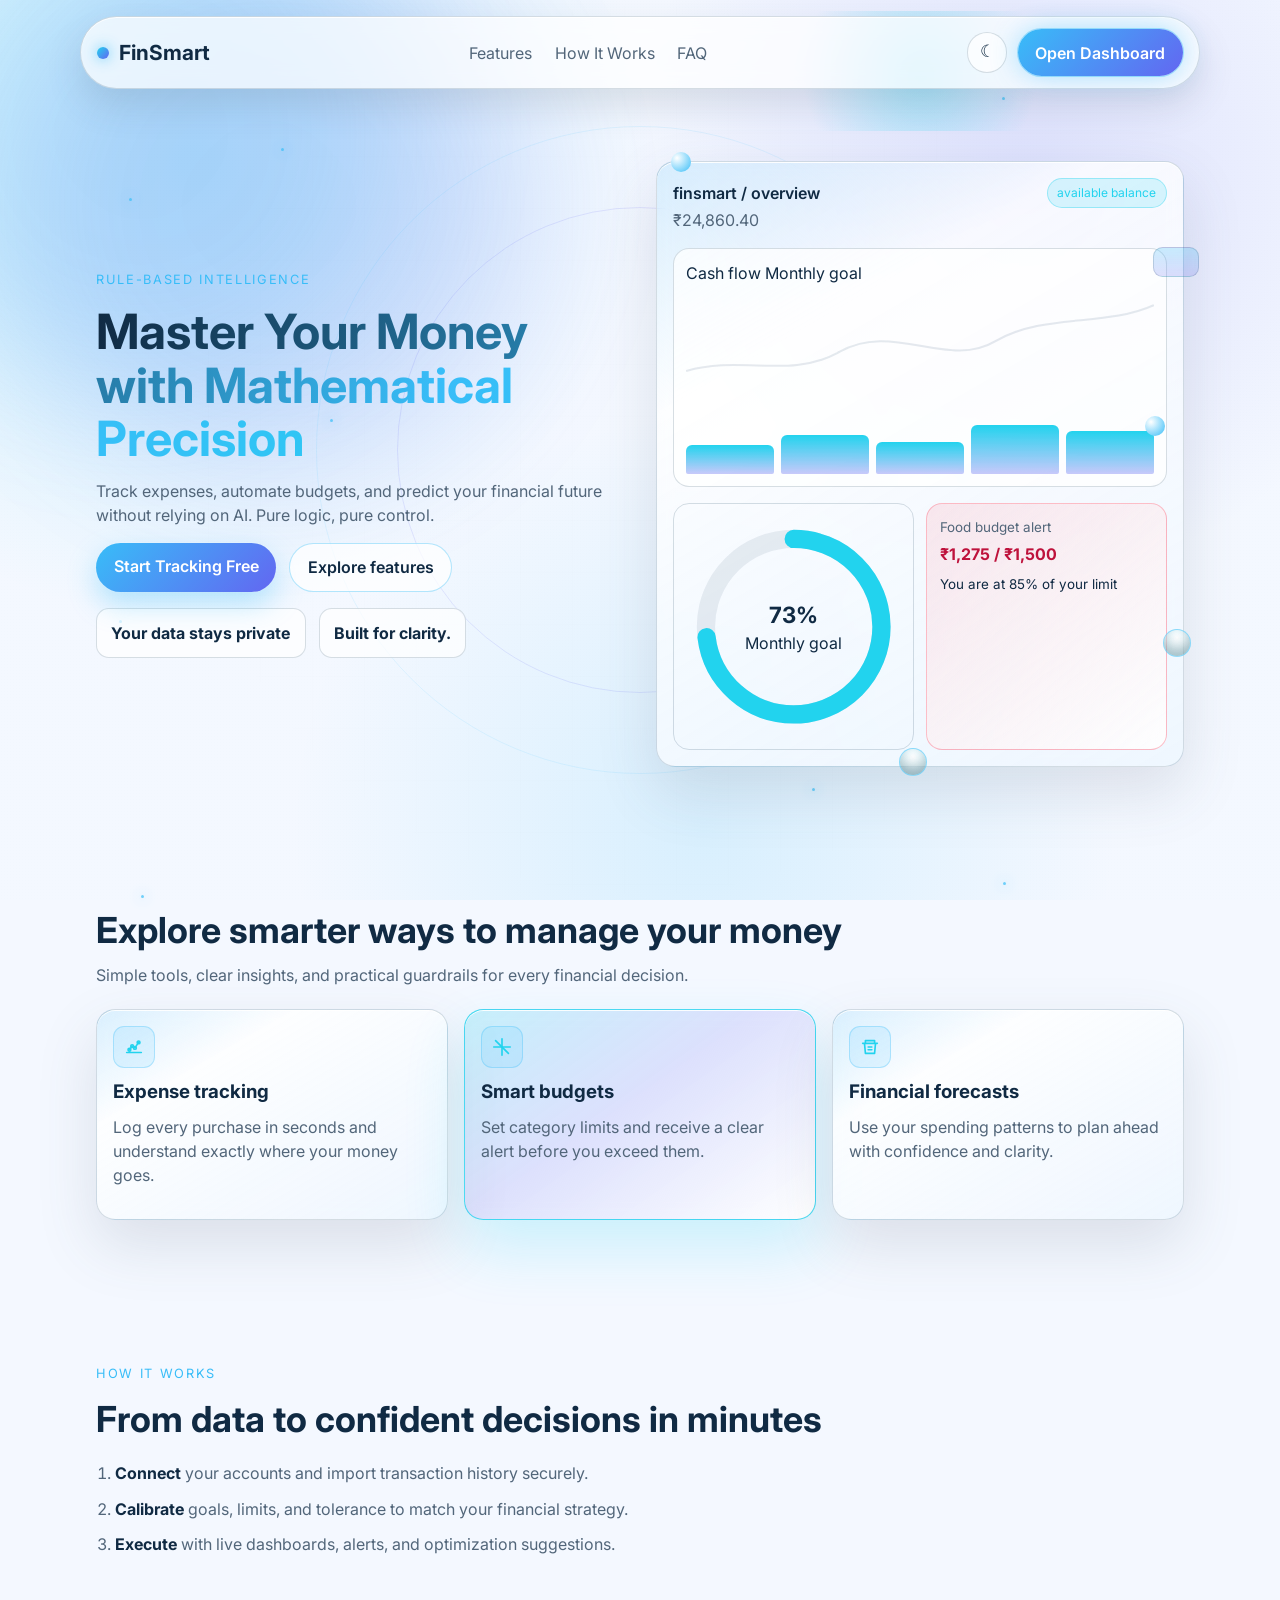
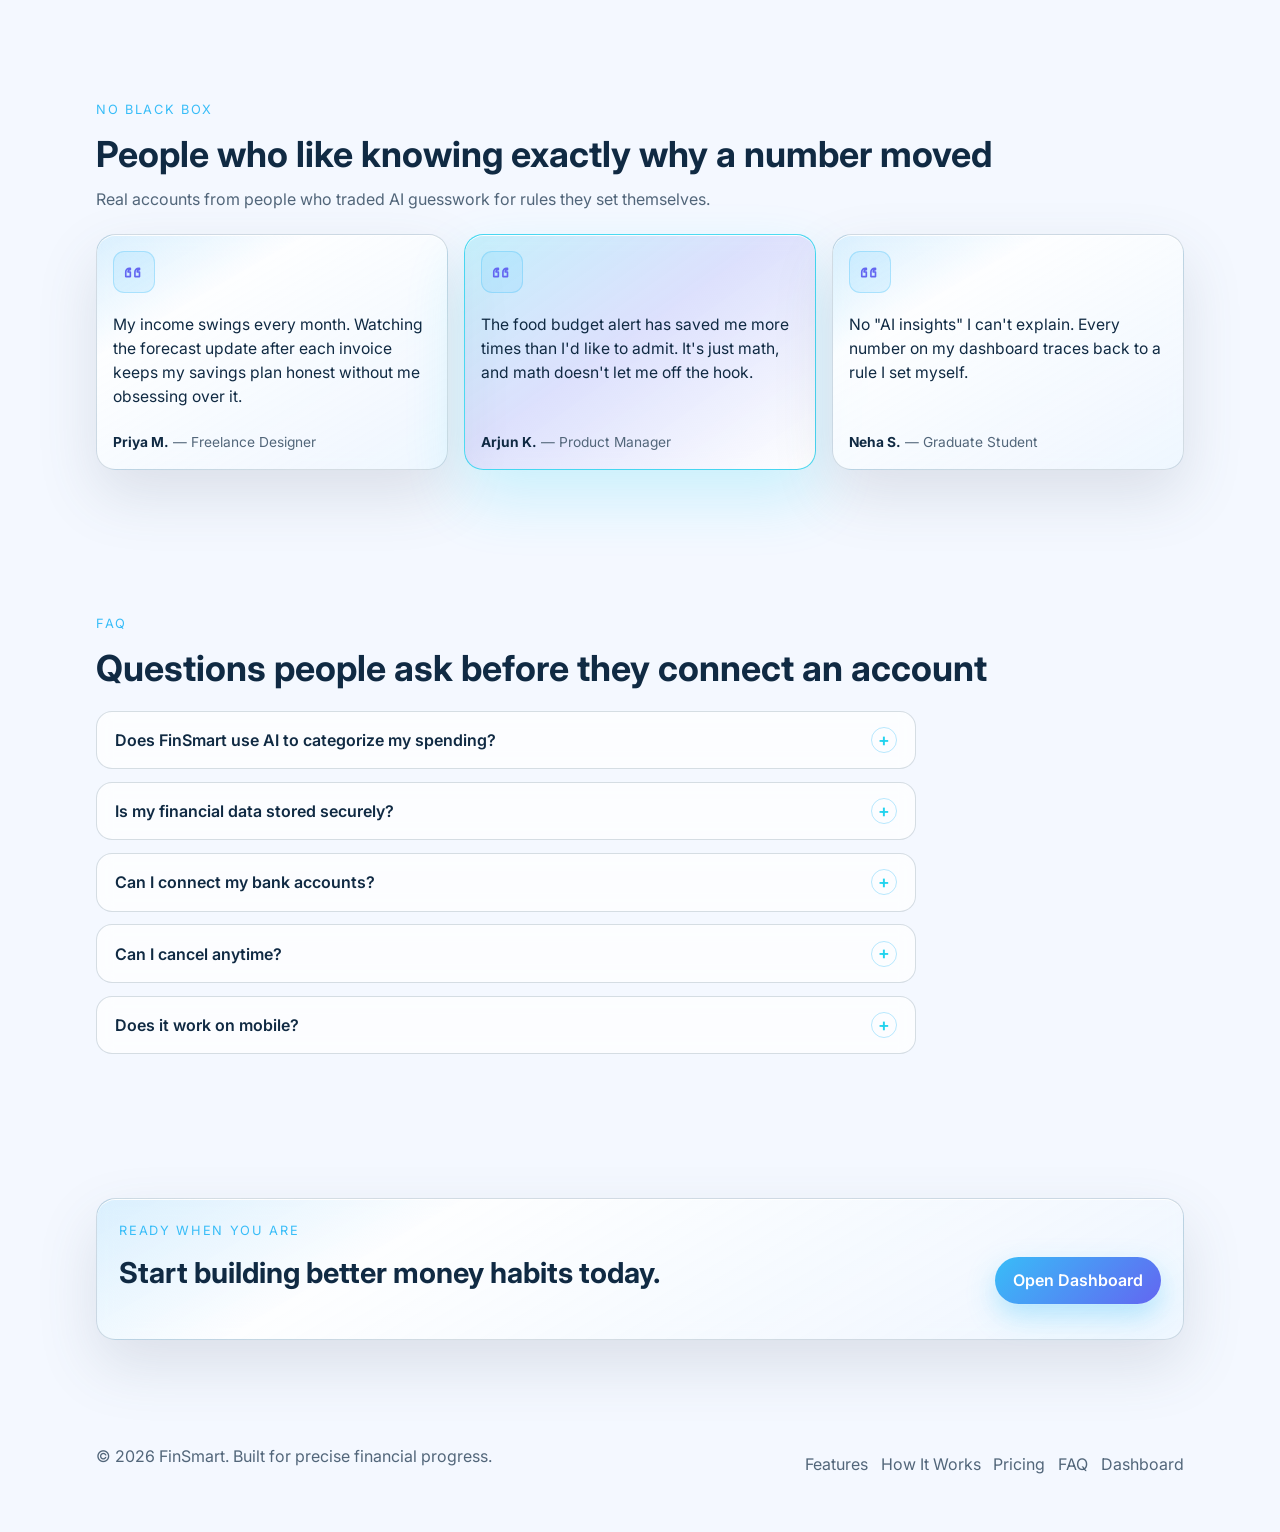
<file: index.html>
<!doctype html>
<html lang="en">
    <head>
        <meta charset="utf-8" />
        <meta name="viewport" content="width=device-width, initial-scale=1" />
        <title>FinSmart — Precision Finance</title>
        <meta
            name="description"
            content="FinSmart helps you master your money with mathematical precision through forecasting, budgeting, and portfolio clarity."
        />
        <link rel="preconnect" href="https://fonts.googleapis.com" />
        <link rel="preconnect" href="https://fonts.gstatic.com" crossorigin />
        <link
            href="https://fonts.googleapis.com/css2?family=Inter:wght@400;500;600;700;800&family=Manrope:wght@500;600;700;800&display=swap"
            rel="stylesheet"
        />
        <link rel="stylesheet" href="landing.css" />
    </head>
    <body>
        <a class="skip-link" href="#main-content">Skip to content</a>
        <div class="ambient-bg" aria-hidden="true">
            <div class="blob blob-a"></div>
            <div class="blob blob-b"></div>
            <div class="ring ring-a"></div>
            <div class="ring ring-b"></div>
            <div class="noise"></div>
            <div class="grid-overlay"></div>
            <div class="particles" id="particles"></div>
        </div>

        <header class="site-header" id="top">
            <nav class="nav-shell" aria-label="Main navigation">
                <a class="brand" href="#top" aria-label="FinSmart home">
                    <span class="brand-mark" aria-hidden="true"></span>
                    <span style="font-size: 1.3rem;">FinSmart</span>
                </a>
                <ul class="nav-links">
                    <li><a href="#features">Features</a></li>
                    <li><a href="#how-it-works">How It Works</a></li>
                    <!-- <li><a href="#pricing">Pricing</a></li> -->
                    <li><a href="#faq">FAQ</a></li>
                    <!-- <li><a href="home.html">Home</a></li> -->
                </ul>
                <div class="nav-actions">
                    <button id="landing-theme-toggle" class="theme-icon-toggle" type="button" aria-label="Switch to light mode" title="Switch to light mode">
                        <span aria-hidden="true">☀</span>
                    </button>
                    <a class="btn btn-dashboard glow" href="home.html">Open Dashboard</a>
                </div>
            </nav>
        </header>

        <main id="main-content">
            <section class="hero section reveal">
                <div class="hero-copy">
                    <p class="eyebrow">Rule-based intelligence</p>
                    <h1>
                        <span class="gradient-text">Master Your Money with Mathematical Precision</span>
                    </h1>
                    <p class="hero-sub">
                        Track expenses, automate budgets, and predict your financial future without relying on AI. Pure
                        logic, pure control.
                    </p>
                    <div class="hero-actions">
                        <a class="btn btn-primary" href="home.html">Start Tracking Free</a>
                        <a class="btn btn-secondary" href="#features">Explore features</a>
                    </div>
                    <div class="hero-metrics" aria-label="Trust indicators">
                        <div><strong>Your data stays private</strong></div>
                        <div><strong>Built for clarity.</strong></div>
                    </div>
                </div>

                <div class="hero-dashboard-wrap">
                    <article class="dashboard tilt-card" aria-label="FinSmart dashboard preview">
                        <div class="dash-glow" aria-hidden="true"></div>
                        <div class="dashboard-top">
                            <p>finsmart / overview</p>
                            <span>available balance</span>
                        </div>
                        <p class="balance-value">₹24,860.40</p>
                        <div class="chart-area">
                            <div class="chart-head" aria-hidden="true">
                                <span>Cash flow</span>
                                <span>Monthly goal</span>
                            </div>
                            <div class="line-chart" role="img" aria-label="Animated cash flow chart">
                                <svg viewBox="0 0 340 120" preserveAspectRatio="none" aria-hidden="true">
                                    <path
                                        class="line-track"
                                        d="M0 86 C 40 70, 75 94, 110 68 C 150 35, 190 85, 225 56 C 260 28, 305 42, 340 20"
                                    ></path>
                                    <path
                                        class="line-main"
                                        d="M0 86 C 40 70, 75 94, 110 68 C 150 35, 190 85, 225 56 C 260 28, 305 42, 340 20"
                                    ></path>
                                </svg>
                            </div>
                            <div class="bars" aria-hidden="true">
                                <span style="--h: 48%"></span>
                                <span style="--h: 66%"></span>
                                <span style="--h: 54%"></span>
                                <span style="--h: 82%"></span>
                                <span style="--h: 72%"></span>
                            </div>
                        </div>
                        <div class="dash-grid">
                            <div class="goal-ring">
                                <svg viewBox="0 0 120 120" aria-hidden="true">
                                    <circle cx="60" cy="60" r="48" class="ring-base"></circle>
                                    <circle cx="60" cy="60" r="48" class="ring-progress"></circle>
                                </svg>
                                <div class="ring-label">
                                    <strong>73%</strong>
                                    <span>Monthly goal</span>
                                </div>
                            </div>
                            <div class="warning-card" role="status" aria-live="polite">
                                <p>Food budget alert</p>
                                <strong>₹1,275 / ₹1,500</strong>
                                <span>You are at 85% of your limit</span>
                            </div>
                        </div>
                        <div class="float-objects" aria-hidden="true">
                            <span class="orb orb-a"></span>
                            <span class="orb orb-b"></span>
                            <span class="coin coin-a"></span>
                            <span class="coin coin-b"></span>
                            <span class="mini-chart"></span>
                        </div>
                    </article>
                </div>
            </section>

            <section id="features" class="section reveal">
                <div class="section-head">
                    <h2>Explore smarter ways to manage your money</h2>
                    <p>Simple tools, clear insights, and practical guardrails for every financial decision.</p>
                </div>
                <div class="feature-grid">
                    <article class="feature-card tilt-card reveal-stagger">
                        <div class="feature-icon" aria-hidden="true">
                            <svg viewBox="0 0 24 24">
                                <path d="M4 18h16M7 15l3-4 3 2 4-6" />
                                <circle cx="7" cy="15" r="1.5" />
                                <circle cx="10" cy="11" r="1.5" />
                                <circle cx="13" cy="13" r="1.5" />
                                <circle cx="17" cy="7" r="1.5" />
                            </svg>
                        </div>
                        <h3>Expense tracking</h3>
                        <p>Log every purchase in seconds and understand exactly where your money goes.</p>
                    </article>
                    <article class="feature-card featured tilt-card reveal-stagger">
                        <div class="feature-icon" aria-hidden="true">
                            <svg viewBox="0 0 24 24">
                                <path d="M12 3v18M3 12h18" />
                                <path d="M5 5l14 14" />
                            </svg>
                        </div>
                        <h3>Smart budgets</h3>
                        <p>Set category limits and receive a clear alert before you exceed them.</p>
                    </article>
                    <article class="feature-card tilt-card reveal-stagger">
                        <div class="feature-icon" aria-hidden="true">
                            <svg viewBox="0 0 24 24">
                                <path d="M4 8h16M7 8V5h10v3M6 8l1 11h10l1-11" />
                                <path d="M10 12h4M10 15h4" />
                            </svg>
                        </div>
                        <h3>Financial forecasts</h3>
                        <p>Use your spending patterns to plan ahead with confidence and clarity.</p>
                    </article>
                </div>
            </section>

            <section id="how-it-works" class="section reveal">
                <div class="section-head">
                    <p class="eyebrow">How It Works</p>
                    <h2>From data to confident decisions in minutes</h2>
                </div>
                <ol class="steps">
                    <li><strong>Connect</strong> your accounts and import transaction history securely.</li>
                    <li><strong>Calibrate</strong> goals, limits, and tolerance to match your financial strategy.</li>
                    <li><strong>Execute</strong> with live dashboards, alerts, and optimization suggestions.</li>
                </ol>
            </section>

            <section id="testimonials" class="section reveal">
                <div class="section-head">
                    <p class="eyebrow">No black box</p>
                    <h2>People who like knowing exactly why a number moved</h2>
                    <p>Real accounts from people who traded AI guesswork for rules they set themselves.</p>
                </div>
                <div class="feature-grid testimonial-grid">
                    <article class="feature-card testimonial-card tilt-card reveal-stagger">
                        <div class="feature-icon quote-icon" aria-hidden="true">
                            <svg viewBox="0 0 24 24">
                                <path d="M7 8c-2.2 0-4 1.8-4 4v5h5v-5H5.5C5.5 10.6 6.6 9.5 8 9.5V8Z" />
                                <path d="M17 8c-2.2 0-4 1.8-4 4v5h5v-5h-2.5c0-1.4 1.1-2.5 2.5-2.5V8Z" />
                            </svg>
                        </div>
                        <p class="testimonial-quote">My income swings every month. Watching the forecast update after each invoice keeps my savings plan honest without me obsessing over it.</p>
                        <p class="testimonial-name"><strong>Priya M.</strong> — Freelance Designer</p>
                    </article>
                    <article class="feature-card featured testimonial-card tilt-card reveal-stagger">
                        <div class="feature-icon quote-icon" aria-hidden="true">
                            <svg viewBox="0 0 24 24">
                                <path d="M7 8c-2.2 0-4 1.8-4 4v5h5v-5H5.5C5.5 10.6 6.6 9.5 8 9.5V8Z" />
                                <path d="M17 8c-2.2 0-4 1.8-4 4v5h5v-5h-2.5c0-1.4 1.1-2.5 2.5-2.5V8Z" />
                            </svg>
                        </div>
                        <p class="testimonial-quote">The food budget alert has saved me more times than I'd like to admit. It's just math, and math doesn't let me off the hook.</p>
                        <p class="testimonial-name"><strong>Arjun K.</strong> — Product Manager</p>
                    </article>
                    <article class="feature-card testimonial-card tilt-card reveal-stagger">
                        <div class="feature-icon quote-icon" aria-hidden="true">
                            <svg viewBox="0 0 24 24">
                                <path d="M7 8c-2.2 0-4 1.8-4 4v5h5v-5H5.5C5.5 10.6 6.6 9.5 8 9.5V8Z" />
                                <path d="M17 8c-2.2 0-4 1.8-4 4v5h5v-5h-2.5c0-1.4 1.1-2.5 2.5-2.5V8Z" />
                            </svg>
                        </div>
                        <p class="testimonial-quote">No "AI insights" I can't explain. Every number on my dashboard traces back to a rule I set myself.</p>
                        <p class="testimonial-name"><strong>Neha S.</strong> — Graduate Student</p>
                    </article>
                </div>
            </section>

            <!--<section id="pricing" class="section reveal">
                <div class="section-head">
                    <p class="eyebrow">Pricing</p>
                    <h2>Two plans. No surprise math.</h2>
                    <p>Start free, upgrade only when the rules you need outgrow the free tier.</p>
                </div>
                <div class="pricing-grid">
                    <article class="feature-card price-card tilt-card reveal-stagger">
                        <div class="price-head">
                            <h3>Starter</h3>
                            <p class="price-tag">₹0<span>/month</span></p>
                        </div>
                        <p>Everything you need to see where your money goes.</p>
                        <ul class="price-list">
                            <li>Unlimited expense logging</li>
                            <li>3 budget categories</li>
                            <li>Monthly forecast</li>
                            <li>Email limit alerts</li>
                        </ul>
                        <a class="btn btn-secondary price-cta" href="home.html">Start free</a>
                    </article>
                    <article class="feature-card featured price-card tilt-card reveal-stagger">
                        <div class="price-head">
                            <h3>Precision</h3>
                            <p class="price-tag">₹299<span>/month</span></p>
                        </div>
                        <p>For anyone tracking multiple goals or income streams.</p>
                        <ul class="price-list">
                            <li>Unlimited budget categories</li>
                            <li>Weekly rolling forecasts</li>
                            <li>Custom alert thresholds</li>
                            <li>CSV export</li>
                            <li>Priority support</li>
                        </ul>
                        <a class="btn btn-primary price-cta" href="home.html">Go Precision</a>
                    </article>
                </div>
            </section>-->

            <section id="faq" class="section reveal">
                <div class="section-head">
                    <p class="eyebrow">FAQ</p>
                    <h2>Questions people ask before they connect an account</h2>
                </div>
                <div class="faq-list">
                    <details class="faq-item">
                        <summary>Does FinSmart use AI to categorize my spending?</summary>
                        <p>No. Every category, forecast, and alert comes from rules you set or adjust yourself, so you always know why a number moved.</p>
                    </details>
                    <details class="faq-item">
                        <summary>Is my financial data stored securely?</summary>
                        <p>Yes. Your data is encrypted and kept private — FinSmart doesn't sell or share it with third parties.</p>
                    </details>
                    <details class="faq-item">
                        <summary>Can I connect my bank accounts?</summary>
                        <p>You can import transaction history securely or log expenses manually — whichever keeps your numbers most accurate.</p>
                    </details>
                    <details class="faq-item">
                        <summary>Can I cancel anytime?</summary>
                        <p>Yes. Switch plans or cancel whenever you like — there's no lock-in period.</p>
                    </details>
                    <details class="faq-item">
                        <summary>Does it work on mobile?</summary>
                        <p>The dashboard is fully responsive, so budgets, alerts, and forecasts work the same on your phone.</p>
                    </details>
                </div>
            </section>

            <section class="section closeout reveal">
                <div class="closeout-card tilt-card">
                    <p class="eyebrow">Ready when you are</p>
                    <div style="display: flex; justify-content: space-between;">
                    <h2 style="font-size: 1.8rem;">Start building better money habits today.</h2>
                    <a style="margin-bottom: 13px;" class="btn btn-primary" href="home.html">Open Dashboard</a>
                    </div>
                </div>
            </section>
        </main>

        <footer class="site-footer">
            <p>© <span id="year"></span> FinSmart. Built for precise financial progress.</p>
            <div class="footer-links">
                <a href="#features">Features</a>
                <a href="#how-it-works">How It Works</a>
                <a href="#pricing">Pricing</a>
                <a href="#faq">FAQ</a>
                <a href="home.html">Dashboard</a>
            </div>
        </footer>

        <script src="landing.js"></script>
    </body>
    </html>
</file>
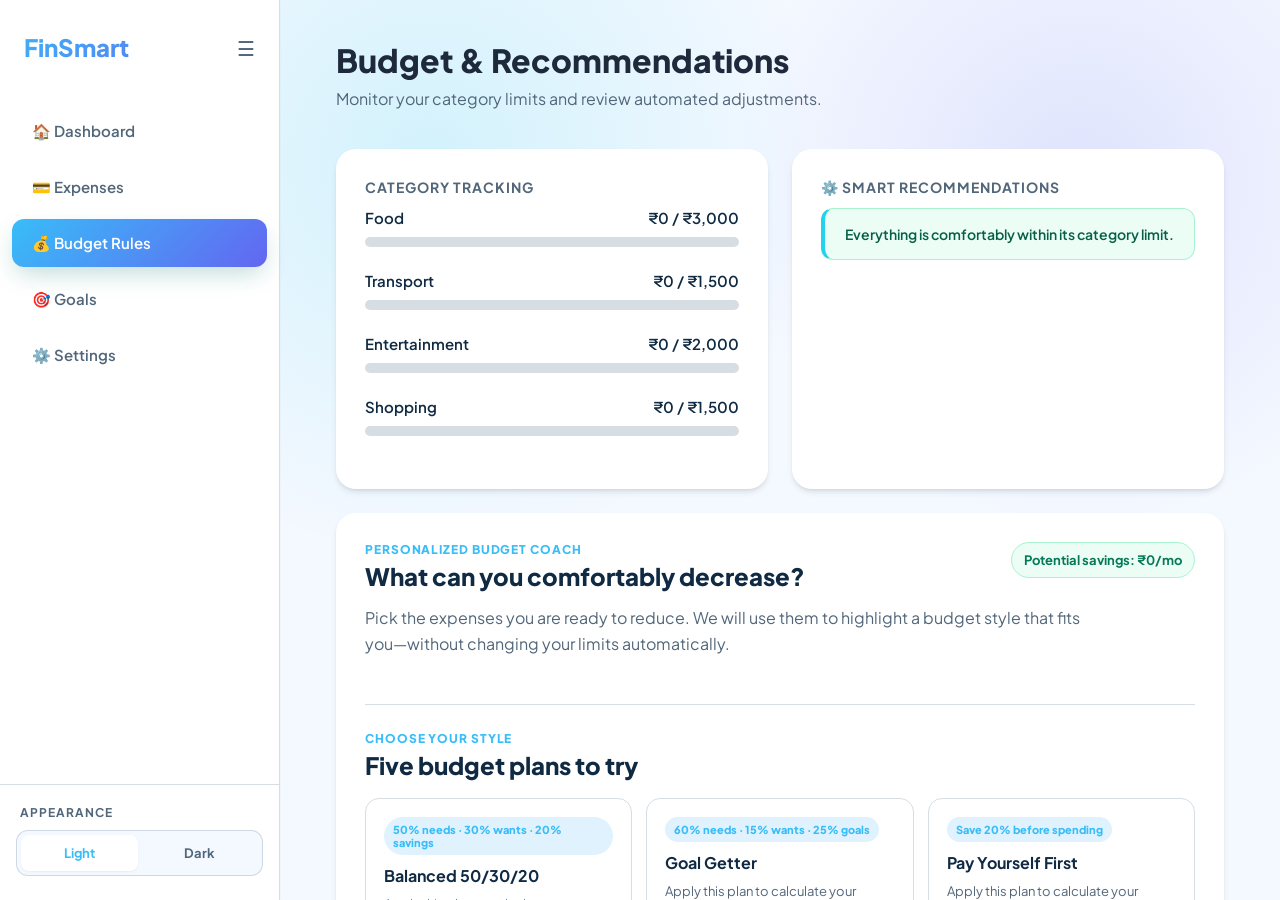
<file: budgets.html>
<!DOCTYPE html>
<html lang="en">
<head>
    <meta charset="UTF-8">
    <meta name="viewport" content="width=device-width, initial-scale=1.0">
    <title>Budget Rules | FinSmart</title>
    <link rel="stylesheet" href="style.css">
</head>
<body>
    <div class="app-container">
        
        <!-- SAAS Sidebar -->
        <aside class="sidebar" id="app-sidebar">
            <div class="sidebar-top"><div class="logo"><a href="index.html">FinSmart</a></div><button id="sidebar-toggle" class="sidebar-toggle" type="button" aria-label="Collapse sidebar" aria-expanded="true" title="Collapse sidebar">&#9776;</button></div>
            <ul class="nav-links">
                <li><a href="home.html">🏠 Dashboard</a></li>
                <li><a href="expenses.html">💳 Expenses</a></li>
                <li><a href="budgets.html" class="active">💰 Budget Rules</a></li>
                <li><a href="goals.html">🎯 Goals</a></li>
                <li><a href="settings.html">⚙️ Settings</a></li>
            </ul>
            <div class="sidebar-theme" aria-label="Appearance settings">
                <span class="sidebar-theme-label">Appearance</span>
                <div class="theme-switch" role="group" aria-label="Color theme">
                    <button id="light-mode-btn" class="theme-option" type="button" aria-pressed="true">Light</button>
                    <button id="dark-mode-btn" class="theme-option" type="button" aria-pressed="false">Dark</button>
                </div>
            </div>
        </aside>
        <!-- Main Content -->
        <main class="main-content">
            <div class="page-header">
                <h1>Budget & Recommendations</h1>
                <p>Monitor your category limits and review automated adjustments.</p>
            </div>

            <div class="grid-2">
                <!-- Progress Bars Section -->
                <div class="card">
                    <h3>Category Tracking</h3>
                    <div id="budget-progress-list">
                        <!-- JS will inject progress bars here -->
                    </div>
                </div>

                <!-- Recommendation Engine Section -->
                <div class="card">
                    <h3>⚙️ Smart Recommendations</h3>
                    <div id="recommendations-container">
                        <!-- JS will inject rule-based advice here -->
                    </div>
                </div>
            </div>

            <section class="budget-coach card" aria-labelledby="budget-coach-title">
                <div class="section-heading">
                    <div>
                        <p class="eyebrow">Personalized budget coach</p>
                        <h2 id="budget-coach-title">What can you comfortably decrease?</h2>
                    </div>
                    <span id="potential-savings" class="savings-pill">Potential savings: ₹0/mo</span>
                </div>
                <p class="coach-intro">Pick the expenses you are ready to reduce. We will use them to highlight a budget style that fits you—without changing your limits automatically.</p>
                <div id="expense-reduction-list" class="reduction-list"></div>

                <div class="plan-heading">
                    <div>
                        <p class="eyebrow">Choose your style</p>
                        <h2>Five budget plans to try</h2>
                    </div>
                    <p id="plan-selection-status" class="selection-status" aria-live="polite"></p>
                </div>
                <div id="budget-plan-list" class="plan-grid"></div>
            </section>
        </main>

    </div>
    <script src="script.js"></script>
</body>
</html>
</file>
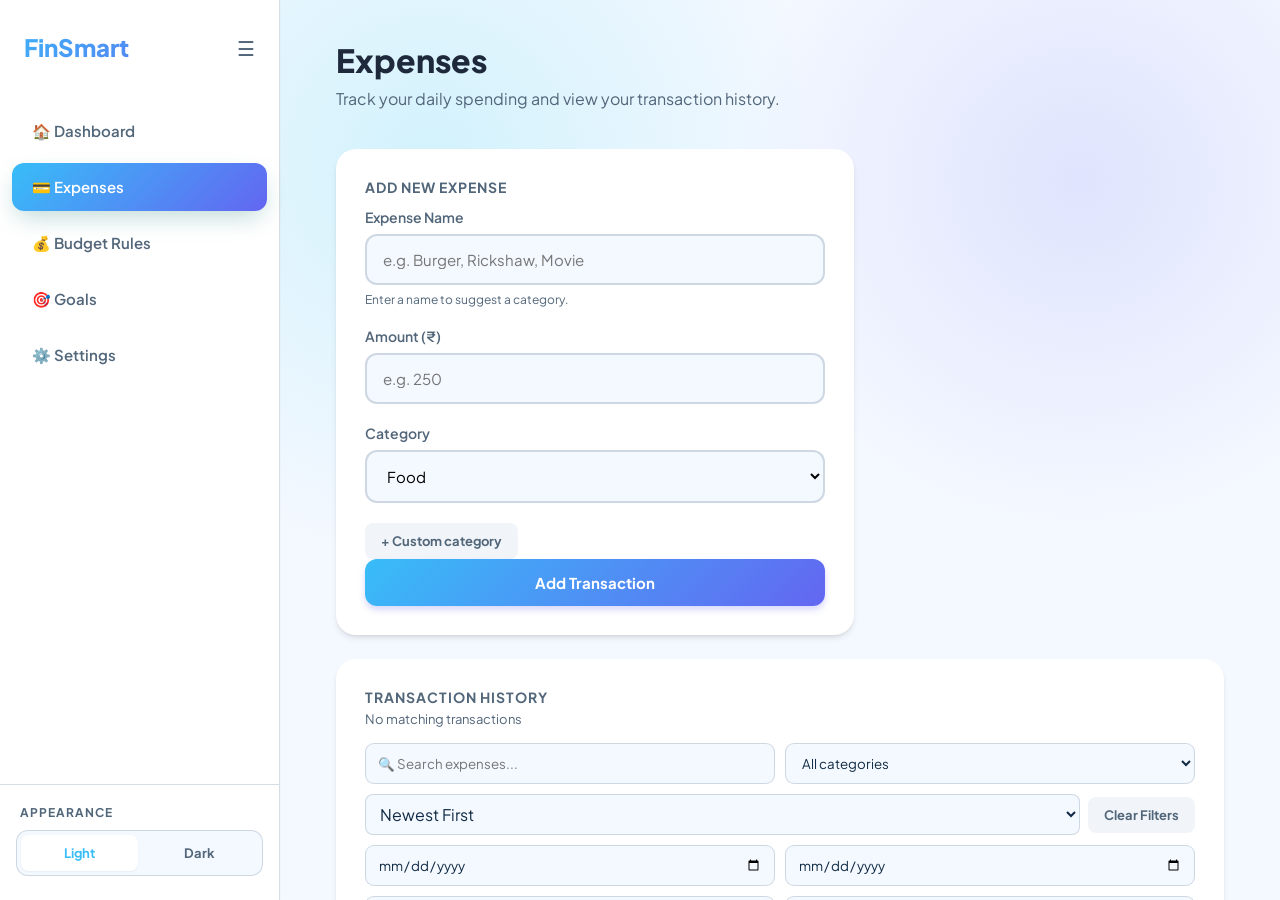
<file: expenses.html>
<!DOCTYPE html>
<html lang="en">
<head>
    <meta charset="UTF-8">
    <meta name="viewport" content="width=device-width, initial-scale=1.0">
    <title>Expenses | FinSmart</title>
    <link rel="stylesheet" href="style.css">
</head>
<body>
    <div class="app-container">
        
        <!-- SAAS Sidebar -->
        <aside class="sidebar" id="app-sidebar">
            <div class="sidebar-top"><div class="logo"><a href="index.html">FinSmart</a></div><button id="sidebar-toggle" class="sidebar-toggle" type="button" aria-label="Collapse sidebar" aria-expanded="true" title="Collapse sidebar">&#9776;</button></div>
            <ul class="nav-links">
                <li><a href="home.html">🏠 Dashboard</a></li>
                <li><a href="expenses.html" class="active">💳 Expenses</a></li>
                <li><a href="budgets.html">💰 Budget Rules</a></li>
                <li><a href="goals.html">🎯 Goals</a></li>
                <li><a href="settings.html">⚙️ Settings</a></li>
            </ul>
            <div class="sidebar-theme" aria-label="Appearance settings">
                <span class="sidebar-theme-label">Appearance</span>
                <div class="theme-switch" role="group" aria-label="Color theme">
                    <button id="light-mode-btn" class="theme-option" type="button" aria-pressed="true">Light</button>
                    <button id="dark-mode-btn" class="theme-option" type="button" aria-pressed="false">Dark</button>
                </div>
            </div>
        </aside>

        <!-- Main Content -->
        <main class="main-content">
            <div class="page-header">
                <h1>Expenses</h1>
                <p>Track your daily spending and view your transaction history.</p>
            </div>

            <div class="grid-2">
                <!-- Add Expense Form -->
                <div class="card">
                    <h3>Add New Expense</h3>
                    <form id="expense-form">
                        <div class="form-group">
                            <label for="exp-name">Expense Name</label>
                            <input type="text" id="exp-name" required placeholder="e.g. Burger, Rickshaw, Movie">
                            <small id="category-suggestion" class="form-hint" aria-live="polite">Enter a name to suggest a category.</small>
                        </div>
                        <div class="form-group">
                            <label>Amount (₹)</label>
                            <input type="number" id="exp-amount" required min="1" placeholder="e.g. 250">
                        </div>
                        <div class="form-group">
                            <label>Category</label>
                            <select id="exp-category" required></select>
                        </div>
                        <button type="button" id="add-category-btn" class="btn-small btn-reject">+ Custom category</button>
                        <button type="submit" class="btn-primary">Add Transaction</button>
                    </form>
                </div>

                <!-- Expense History Table -->
                <div class="card expense-history-card">
                    <div class="transaction-history-heading">
                        <div>
                            <h3>Transaction History</h3>
                            <p id="expense-history-summary" class="transaction-summary" aria-live="polite"></p>
                        </div>
                    </div>
                    <div class="expense-filters">
                        <div class="expense-filter-row">
                            <input id="expense-search" type="search" placeholder="🔍 Search expenses..." aria-label="Search expenses">
                            <select id="expense-filter-category"><option value="">All Categories</option></select>
                        </div>
                        <div class="expense-filter-row transaction-tools">
                            <select id="expense-sort" aria-label="Sort transactions">
                                <option value="newest">Newest First</option>
                                <option value="oldest">Oldest First</option>
                                <option value="highest">Highest Amount</option>
                                <option value="lowest">Lowest Amount</option>
                            </select>
                            <button type="button" id="clear-expense-filters" class="btn-small btn-reject">Clear Filters</button>
                        </div>
                        <div class="expense-filter-row">
                            <input id="expense-filter-from" type="date" aria-label="From Date">
                            <input id="expense-filter-to" type="date" aria-label="To Date">
                        </div>
                        <div class="expense-filter-row">
                            <input id="expense-filter-min" type="number" min="0" placeholder="Min Amount">
                            <input id="expense-filter-max" type="number" min="0" placeholder="Max Amount">
                        </div>
                    </div>
                    <div class="table-container">
                        <table class="data-table">
                            <thead>
                                <tr>
                                    <th>Date</th>
                                    <th>Expense</th>
                                    <th>Category</th>
                                    <th>Amount</th>
                                    <th>Actions</th>
                                </tr>
                            </thead>
                            <tbody id="expense-table-body">
                                <!-- JS will populate this with LocalStorage data -->
                            </tbody>
                        </table>
                    </div>
                    <div id="expense-pagination" class="expense-pagination" aria-label="Transaction pages"></div>
                </div>
            </div>
            <div class="grid-2 feature-row">
                <div class="card add-expense-card">
                    <h3>Recurring Expenses</h3>
                    <form id="recurring-form" class="compact-form">
                        <input id="recurring-name" required placeholder="e.g. Phone recharge">
                        <input id="recurring-amount" required type="number" min="1" placeholder="Amount">
                        <select id="recurring-category"></select>
                        <label class="recurring-frequency-field" for="recurring-frequency">Frequency
                            <select id="recurring-frequency" required>
                                <option value="Weekly">Weekly</option>
                                <option value="Monthly" selected>Monthly</option>
                                <option value="Yearly">Yearly</option>
                            </select>
                        </label>
                        <input id="recurring-day" required type="number" min="1" max="28" value="1" aria-label="Day of month">
                        <button class="btn-small btn-accept" type="submit">Add recurring</button>
                    </form>
                    <div id="recurring-list" class="simple-list"></div>
                </div>
                <div class="card">
                    <h3>Monthly History</h3>
                    <div id="monthly-history" class="simple-list"></div>
                </div>
            </div>
        </main>

    </div>
    <script src="script.js"></script>
</body>
</html>
</file>
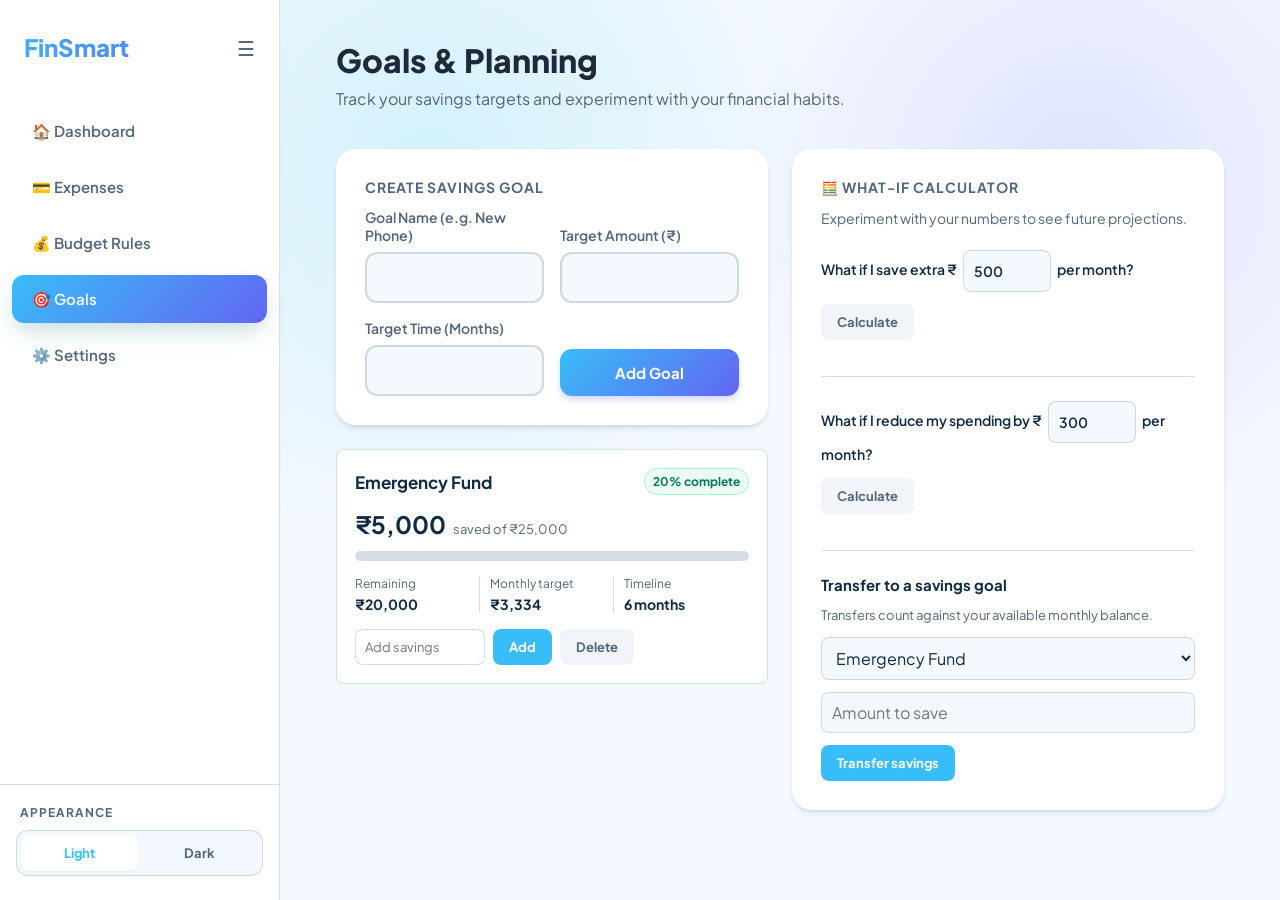
<file: goals.html>
<!DOCTYPE html>
<html lang="en">
<head>
    <meta charset="UTF-8">
    <meta name="viewport" content="width=device-width, initial-scale=1.0">
    <title>Goals & Planning | FinSmart</title>
    <link rel="stylesheet" href="style.css">
</head>
<body>
    <div class="app-container">
        
        <!-- SAAS Sidebar -->
        <aside class="sidebar" id="app-sidebar">
            <div class="sidebar-top"><div class="logo"><a href="index.html">FinSmart</a></div><button id="sidebar-toggle" class="sidebar-toggle" type="button" aria-label="Collapse sidebar" aria-expanded="true" title="Collapse sidebar">&#9776;</button></div>
            <ul class="nav-links">
                <li><a href="home.html">🏠 Dashboard</a></li>
                <li><a href="expenses.html" >💳 Expenses</a></li>
                <li><a href="budgets.html" >💰 Budget Rules</a></li>
                <li><a href="goals.html"class="active">🎯 Goals</a></li>
                <li><a href="settings.html">⚙️ Settings</a></li>
            </ul>
            <div class="sidebar-theme" aria-label="Appearance settings">
                <span class="sidebar-theme-label">Appearance</span>
                <div class="theme-switch" role="group" aria-label="Color theme">
                    <button id="light-mode-btn" class="theme-option" type="button" aria-pressed="true">Light</button>
                    <button id="dark-mode-btn" class="theme-option" type="button" aria-pressed="false">Dark</button>
                </div>
            </div>
        </aside>

        <!-- Main Content -->
        <main class="main-content">
            <div class="page-header">
                <h1>Goals & Planning</h1>
                <p>Track your savings targets and experiment with your financial habits.</p>
            </div>

            <div class="grid-2">
                <!-- Left Column: Savings Goals -->
                <div class="goals-container">
                    <div class="card" style="margin-bottom: 24px;">
                        <h3>Create Savings Goal</h3>
                        <form id="goal-form" style="display: grid; grid-template-columns: 1fr 1fr; gap: 16px; align-items: end;">
                            <div class="form-group" style="margin-bottom: 0;">
                                <label>Goal Name (e.g. New Phone)</label>
                                <input type="text" id="goal-name" required>
                            </div>
                            <div class="form-group" style="margin-bottom: 0;">
                                <label>Target Amount (₹)</label>
                                <input type="number" id="goal-target" required min="100">
                            </div>
                            <div class="form-group" style="margin-bottom: 0;">
                                <label>Target Time (Months)</label>
                                <input type="number" id="goal-months" required min="1">
                            </div>
                            <button type="submit" class="btn-primary" style="margin-bottom: 0;">Add Goal</button>
                        </form>
                    </div>

                    <div id="goals-list">
                        <!-- JS will inject Goal Cards here -->
                    </div>
                </div>

                <!-- Right Column: What-If Calculator -->
                <div class="card what-if-card">
                    <h3>🧮 What-If Calculator</h3>
                    <p style="font-size: 14px; color: var(--text-muted); margin-bottom: 20px;">Experiment with your numbers to see future projections.</p>
                    
                    <div class="calc-section">
                        <label>What if I save extra ₹ <input type="number" id="sim-save" class="inline-input" value="500"> per month?</label>
                        <button class="btn-small btn-reject" onclick="calculateSavings()">Calculate</button>
                        <div id="sim-save-result" class="sim-result"></div>
                    </div>

                    <hr class="divider">

                    <div class="calc-section">
                        <label>What if I reduce my spending by ₹ <input type="number" id="sim-reduce" class="inline-input" value="300"> per month?</label>
                        <button class="btn-small btn-reject" onclick="calculateReduction()">Calculate</button>
                    <div id="sim-reduce-result" class="sim-result"></div>
                    </div>

                    <hr class="divider">
                    <div class="calc-section">
                        <h4>Transfer to a savings goal</h4>
                        <p>Transfers count against your available monthly balance.</p>
                        <select id="transfer-goal"></select>
                        <input type="number" id="transfer-amount" min="1" placeholder="Amount to save">
                        <button id="transfer-savings-btn" class="btn-small btn-accept" type="button">Transfer savings</button>
                    </div>
                </div>
            </div>
        </main>

    </div>
    <script src="script.js"></script>
</body>
</html>
</file>
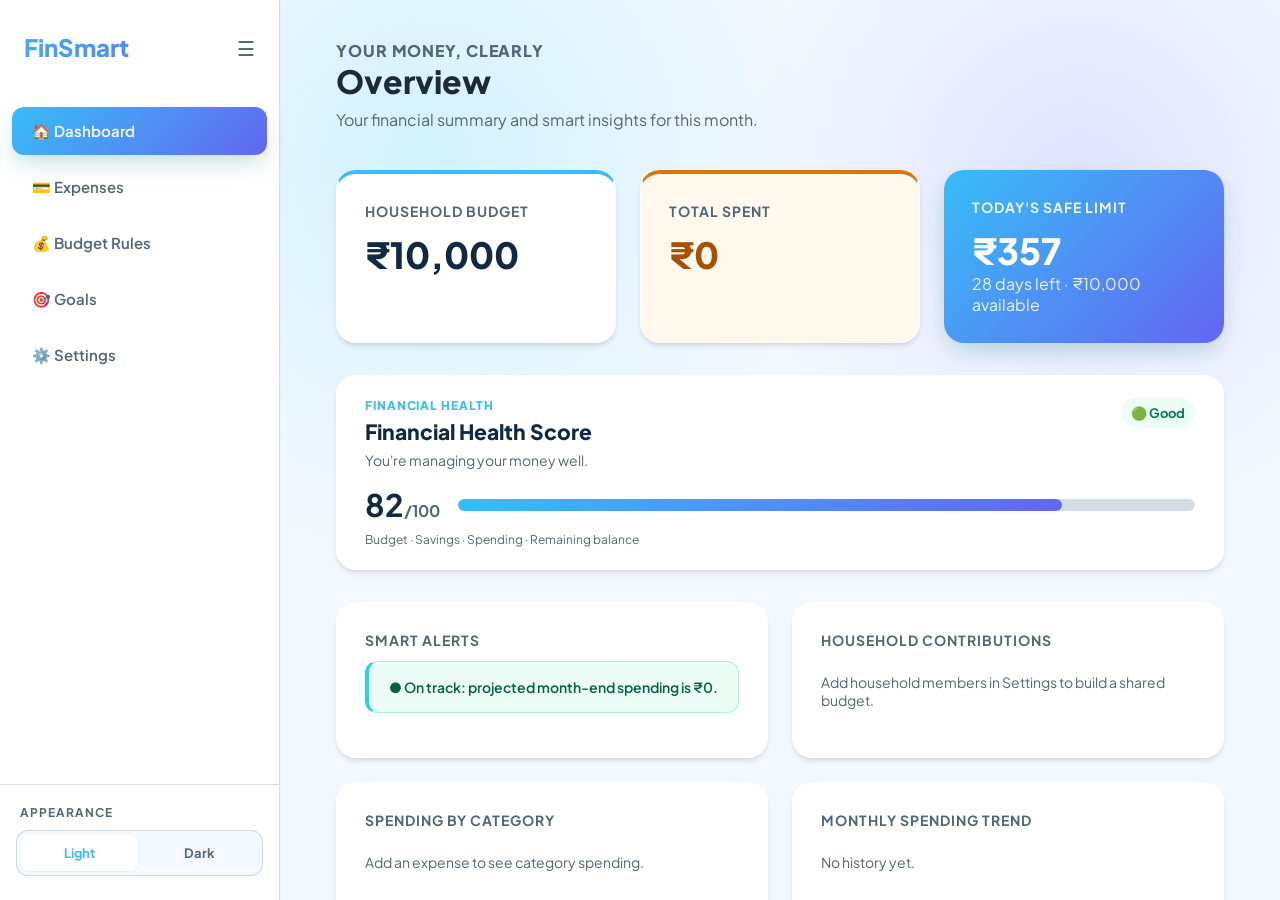
<file: home.html>
<!DOCTYPE html>
<html lang="en"><head><meta charset="UTF-8"><meta name="viewport" content="width=device-width, initial-scale=1.0"><title>Dashboard | FinSmart</title><link rel="stylesheet" href="style.css"></head>
<body><div class="app-container"><aside class="sidebar" id="app-sidebar">
            <div class="sidebar-top"><div class="logo"><a href="index.html"> FinSmart</a></div><button id="sidebar-toggle" class="sidebar-toggle" type="button" aria-label="Collapse sidebar" aria-expanded="true" title="Collapse sidebar">&#9776;</button></div>
            <ul class="nav-links">
                <li><a href="home.html" class="active" >🏠 Dashboard</a></li>
                <li><a href="expenses.html" >💳 Expenses</a></li>
                <li><a href="budgets.html">💰 Budget Rules</a></li>
                <li><a href="goals.html">🎯 Goals</a></li>
                <li><a href="settings.html">⚙️ Settings</a></li>
            </ul>
            <div class="sidebar-theme" aria-label="Appearance settings">
                <span class="sidebar-theme-label">Appearance</span>
                <div class="theme-switch" role="group" aria-label="Color theme">
                    <button id="light-mode-btn" class="theme-option" type="button" aria-pressed="true">Light</button>
                    <button id="dark-mode-btn" class="theme-option" type="button" aria-pressed="false">Dark</button>
                </div>
            </div>
        </aside><main class="main-content"><div class="page-header"><p class="eyebrow">Your money, clearly</p><h1>Overview</h1><p>Your financial summary and smart insights for this month.</p></div><div class="grid-3"><div class="card metric-card"><h3>Household Budget</h3><h2 id="dash-allowance">₹0</h2></div><div class="card metric-card"><h3>Total Spent</h3><h2 id="dash-total-spent">₹0</h2></div><div class="card card-primary"><h3>Today's Safe Limit</h3><h2 id="dash-safe-limit">₹0</h2><p id="dash-days-left">0 days left</p></div></div><div class="grid-2"><div class="card"><h3>Smart alerts</h3><div id="alerts-container"></div></div><div class="card"><h3>Household contributions</h3><div id="household-summary" class="simple-list"></div></div><div class="card"><h3>Spending by category</h3><div id="category-chart" class="chart-list"></div></div><div class="card"><h3>Monthly spending trend</h3><div id="trend-chart" class="chart-list"></div></div><div class="card"><h3>Savings-goal progress</h3><div id="goal-chart" class="chart-list"></div></div><div class="card"><h3>Saving streak</h3><div id="streak-card" class="streak-card"></div></div></div></main></div><script src="script.js"></script></body></html>
</file>
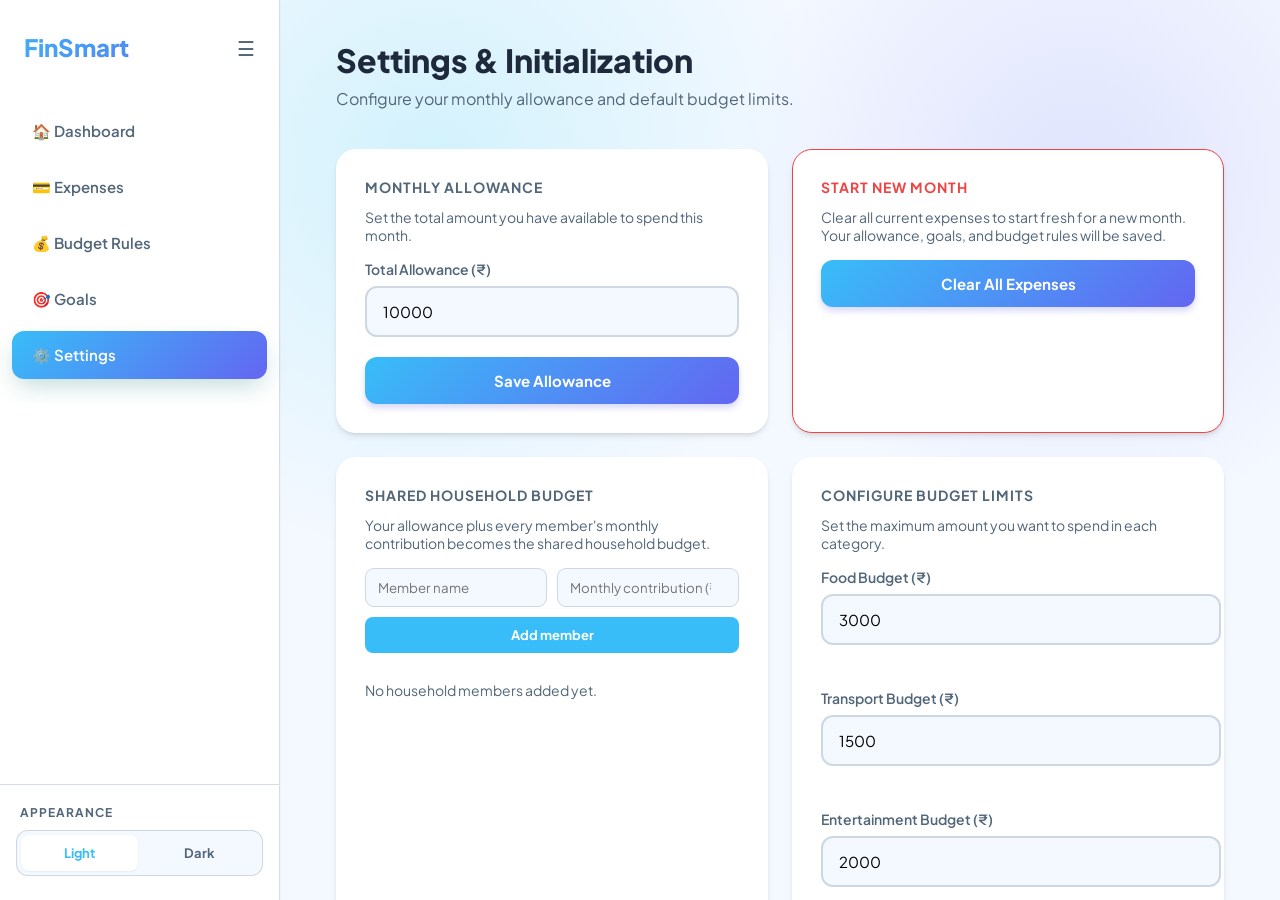
<file: settings.html>
<!DOCTYPE html>
<html lang="en">
<head>
    <meta charset="UTF-8">
    <meta name="viewport" content="width=device-width, initial-scale=1.0">
    <title>Settings | FinSmart</title>
    <link rel="stylesheet" href="style.css">
</head>
<body>
    <div class="app-container">
        
        <!-- SAAS Sidebar -->
        <aside class="sidebar" id="app-sidebar">
            <div class="sidebar-top"><div class="logo"><a href="index.html">FinSmart</a></div><button id="sidebar-toggle" class="sidebar-toggle" type="button" aria-label="Collapse sidebar" aria-expanded="true" title="Collapse sidebar">&#9776;</button></div>
            <ul class="nav-links">
                <li><a href="home.html">🏠 Dashboard</a></li>
                <li><a href="expenses.html">💳 Expenses</a></li>
                <li><a href="budgets.html">💰 Budget Rules</a></li>
                <li><a href="goals.html">🎯 Goals</a></li>
                <li><a href="settings.html" class="active">⚙️ Settings</a></li>
            </ul>
            <div class="sidebar-theme" aria-label="Appearance settings">
                <span class="sidebar-theme-label">Appearance</span>
                <div class="theme-switch" role="group" aria-label="Color theme">
                    <button id="light-mode-btn" class="theme-option" type="button" aria-pressed="true">Light</button>
                    <button id="dark-mode-btn" class="theme-option" type="button" aria-pressed="false">Dark</button>
                </div>
            </div>
        </aside>

        <!-- Main Content -->
        <main class="main-content">
            <div class="page-header">
                <h1>Settings & Initialization</h1>
                <p>Configure your monthly allowance and default budget limits.</p>
            </div>

            <div class="grid-2">
                <!-- Set Allowance Card -->
                <div class="card">
                    <h3>Monthly Allowance</h3>
                    <p style="font-size: 14px; color: var(--text-muted); margin-bottom: 16px;">Set the total amount you have available to spend this month.</p>
                    <div class="form-group">
                        <label>Total Allowance (₹)</label>
                        <input type="number" id="setting-allowance" required min="1">
                    </div>
                    <button class="btn-primary" id="save-allowance-btn">Save Allowance</button>
                </div>

                <!-- Reset Data Card -->
                <div class="card" style="border: 1px solid var(--danger);">
                    <h3 style="color: var(--danger);">Start New Month</h3>
                    <p style="font-size: 14px; color: var(--text-muted); margin-bottom: 16px;">Clear all current expenses to start fresh for a new month. Your allowance, goals, and budget rules will be saved.</p>
                    <button class="btn-primary" style="background-color: var(--danger);" id="reset-expenses-btn">Clear All Expenses</button>
                </div>
            </div>

            <div class="grid-2" style="margin-top: 24px;">
                <div class="card">
                    <h3>Shared Household Budget</h3>
                    <p style="font-size: 14px; color: var(--text-muted); margin-bottom: 16px;">Your allowance plus every member's monthly contribution becomes the shared household budget.</p>
                    <form id="household-member-form" class="compact-form">
                        <input id="household-member-name" required placeholder="Member name">
                        <input id="household-member-contribution" required type="number" min="1" placeholder="Monthly contribution (₹)">
                        <button class="btn-small btn-accept" type="submit">Add member</button>
                    </form>
                    <div id="household-member-list" class="simple-list"></div>
                </div>
                <!-- Set Category Budgets Card -->
                <div class="card">
                    <h3>Configure Budget Limits</h3>
                    <p style="font-size: 14px; color: var(--text-muted); margin-bottom: 16px;">Set the maximum amount you want to spend in each category.</p>
                    
                    <form id="settings-budgets-form">
                        <div class="grid-2">
                            <div class="form-group">
                                <label>Food Budget (₹)</label>
                                <input type="number" id="setting-budget-food" required min="1">
                            </div>
                            <div class="form-group">
                                <label>Transport Budget (₹)</label>
                                <input type="number" id="setting-budget-transport" required min="1">
                            </div>
                            <div class="form-group">
                                <label>Entertainment Budget (₹)</label>
                                <input type="number" id="setting-budget-entertainment" required min="1">
                            </div>
                            <div class="form-group">
                                <label>Shopping Budget (₹)</label>
                                <input type="number" id="setting-budget-shopping" required min="1">
                            </div>
                        </div>
                        <button type="submit" class="btn-primary">Save Budget Rules</button>
                    </form>
                </div>
                <div class="card">
                    <h3>Data & Appearance</h3>
                    <p style="font-size: 14px; color: var(--text-muted); margin-bottom: 16px;">Export a backup or restore a previous backup.</p>
                    <div class="settings-actions">
                        <button id="export-data-btn" class="btn-small btn-accept" type="button">Export CSV</button>
                        <button id="export-backup-btn" class="btn-small btn-reject" type="button">Download backup</button>
                        <label class="btn-small btn-reject file-button">Import data<input id="import-data-input" type="file" accept="application/json"></label>
                    </div>
                </div>
            </div>
        </main>

    </div>
    <script src="script.js"></script>
</body>
</html>
</file>
<file: landing.css>
:root {
    --base: #050816;
    --surface: #0a1024;
    --primary: #38bdf8;
    --secondary: #6366f1;
    --accent: #22d3ee;
    --text: #f8fafc;
    --muted: #94a3b8;
    --danger: #fb7185;
    --card-border: rgba(255, 255, 255, 0.11);
    --glass: rgba(10, 16, 36, 0.58);
}

*,
*::before,
*::after {
    box-sizing: border-box;
}

html {
    scroll-behavior: smooth;
}

body {
    margin: 0;
    font-family: "Inter", "Manrope", "Space Grotesk", system-ui, sans-serif;
    background: var(--base);
    color: var(--text);
    min-height: 100vh;
    line-height: 1.5;
    overflow-x: hidden;
}

.skip-link {
    position: absolute;
    left: -1000px;
    top: -1000px;
    z-index: 1000;
}

.skip-link:focus {
    left: 1rem;
    top: 1rem;
    background: var(--text);
    color: var(--base);
    padding: 0.65rem 0.9rem;
    border-radius: 0.6rem;
}

.ambient-bg {
    position: fixed;
    inset: 0;
    pointer-events: none;
    z-index: -1;
    background: radial-gradient(circle at 15% 18%, rgba(34, 211, 238, 0.14), transparent 35%),
        radial-gradient(circle at 80% 20%, rgba(99, 102, 241, 0.2), transparent 32%),
        radial-gradient(circle at 55% 92%, rgba(56, 189, 248, 0.12), transparent 38%),
        var(--base);
}

.blob,
.ring,
.noise,
.grid-overlay,
.particles {
    position: absolute;
    inset: 0;
}

.blob-a,
.blob-b {
    width: 42vmax;
    height: 42vmax;
    border-radius: 999px;
    filter: blur(70px);
    opacity: 0.16;
    animation: floatSlow 16s ease-in-out infinite;
}

.blob-a {
    background: var(--primary);
    top: -15%;
    left: -10%;
}

.blob-b {
    background: var(--secondary);
    right: -14%;
    top: -7%;
    animation-delay: -7s;
}

.ring {
    border: 1px solid rgba(56, 189, 248, 0.11);
    border-radius: 50%;
    width: min(72vmin, 760px);
    height: min(72vmin, 760px);
    margin: auto;
    inset: 0;
}

.ring-b {
    width: min(54vmin, 560px);
    height: min(54vmin, 560px);
    border-color: rgba(99, 102, 241, 0.14);
}

.noise {
    background-image: radial-gradient(rgba(248, 250, 252, 0.05) 0.5px, transparent 0.5px);
    background-size: 3px 3px;
    opacity: 0.045;
}

.grid-overlay {
    background-image: linear-gradient(rgba(248, 250, 252, 0.05) 1px, transparent 1px),
        linear-gradient(90deg, rgba(248, 250, 252, 0.05) 1px, transparent 1px);
    background-size: 52px 52px;
    opacity: 0.08;
    mask-image: radial-gradient(circle at center, black 34%, transparent 95%);
}

.particles .particle {
    position: absolute;
    width: 3px;
    height: 3px;
    border-radius: 50%;
    background: rgba(56, 189, 248, 0.7);
    box-shadow: 0 0 12px rgba(56, 189, 248, 0.8);
    animation: particleFloat var(--dur, 14s) ease-in-out infinite;
    animation-delay: var(--delay, 0s);
}

.site-header {
    position: sticky;
    top: 0;
    z-index: 20;
    padding: 1rem 1rem 0;
}

.nav-shell {
    max-width: 1120px;
    margin: 0 auto;
    padding: 0.75rem 1rem;
    display: flex;
    align-items: center;
    justify-content: space-between;
    gap: 1rem;
    border: 1px solid var(--card-border);
    border-radius: 999px;
    background: rgba(10, 16, 36, 0.57);
    backdrop-filter: blur(10px);
    box-shadow: 0 16px 36px rgba(2, 6, 23, 0.35), inset 0 1px 0 rgba(255, 255, 255, 0.08);
}

.brand {
    text-decoration: none;
    color: var(--text);
    display: flex;
    align-items: center;
    gap: 0.6rem;
    font-weight: 700;
}

.brand-mark {
    width: 12px;
    height: 12px;
    border-radius: 50%;
    background: linear-gradient(135deg, var(--accent), var(--secondary));
    box-shadow: 0 0 14px rgba(56, 189, 248, 0.8);
}

.nav-links {
    list-style: none;
    display: flex;
    gap: 1.4rem;
    margin: 0;
    padding: 0;
}

.nav-links a {
    color: var(--muted);
    text-decoration: none;
    transition: color 0.3s ease;
}

.nav-links a:hover,
.nav-links a:focus-visible {
    color: var(--text);
}

.nav-actions { display: flex; align-items: center; gap: 0.65rem; }
.theme-icon-toggle { width: 2.55rem; height: 2.55rem; display: grid; place-items: center; padding: 0; border: 1px solid var(--card-border); border-radius: 50%; background: var(--glass); color: var(--text); cursor: pointer; font-size: 1.05rem; line-height: 1; transition: transform 0.25s ease, background 0.25s ease, color 0.25s ease, border-color 0.25s ease; }
.theme-icon-toggle:hover, .theme-icon-toggle:focus-visible { transform: translateY(-2px) rotate(12deg); color: var(--accent); border-color: var(--primary); }

.btn {
    position: relative;
    text-decoration: none;
    border-radius: 999px;
    padding: 0.72rem 1.1rem;
    font-weight: 600;
    transform: translateY(0);
    transition: transform 0.3s ease, box-shadow 0.3s ease, background 0.3s ease, color 0.3s ease;
    overflow: hidden;
}

.btn::before {
    content: "";
    position: absolute;
    inset: 0;
    transform: translateX(-115%);
    background: linear-gradient(120deg, transparent 20%, rgba(255, 255, 255, 0.3), transparent 80%);
}

.btn:hover::before,
.btn:focus-visible::before {
    animation: shimmer 1.2s ease;
}

.btn:hover,
.btn:focus-visible {
    transform: translateY(-2px);
}

.btn-dashboard,
.btn-primary {
    color: white;
    background: linear-gradient(135deg, var(--primary), var(--secondary));
    box-shadow: 0 0 0 1px rgba(255, 255, 255, 0.06), 0 12px 28px rgba(56, 189, 248, 0.35);
}

.btn-secondary {
    color: var(--text);
    border: 1px solid rgba(56, 189, 248, 0.38);
    background: rgba(10, 16, 36, 0.45);
}

.glow {
    box-shadow: 0 0 0 1px rgba(56, 189, 248, 0.4), 0 0 28px rgba(56, 189, 248, 0.45);
}

.section {
    max-width: 1120px;
    margin: 0 auto;
    padding: 4.5rem 1rem;
}

.hero {
    display: grid;
    grid-template-columns: 1fr 1fr;
    gap: 2rem;
    align-items: center;
}

.eyebrow {
    font-size: 0.8rem;
    text-transform: uppercase;
    letter-spacing: 0.13em;
    color: var(--primary);
}

h1,
h2,
h3 {
    line-height: 1.1;
    margin: 0 0 0.8rem;
}

h1 {
    font-size: clamp(2rem, 3.8vw, 3.5rem);
}

h2 {
    font-size: clamp(1.6rem, 2.8vw, 2.5rem);
}

p {
    margin: 0 0 1rem;
    color: var(--muted);
}

.gradient-text {
    background: linear-gradient(95deg, var(--text), var(--primary), var(--accent), var(--text));
    background-size: 220% 100%;
    -webkit-background-clip: text;
    background-clip: text;
    color: transparent;
    animation: gradientShift 8s linear infinite;
}

.hero-sub {
    max-width: 54ch;
}

.hero-actions {
    display: flex;
    gap: 0.8rem;
    flex-wrap: wrap;
    margin-bottom: 1rem;
}

.hero-metrics {
    display: flex;
    gap: 0.8rem;
    flex-wrap: wrap;
}

.hero-metrics > div {
    border: 1px solid var(--card-border);
    border-radius: 0.8rem;
    background: rgba(10, 16, 36, 0.45);
    padding: 0.75rem 0.9rem;
    min-width: 132px;
}

.hero-metrics strong {
    display: block;
    color: var(--text);
}

.hero-metrics span {
    color: var(--muted);
    font-size: 0.82rem;
}

.dashboard,
.feature-card,
.closeout-card {
    position: relative;
    border: 1px solid var(--card-border);
    border-radius: 1.2rem;
    background: linear-gradient(150deg, rgba(56, 189, 248, 0.08), rgba(10, 16, 36, 0.6) 28%, rgba(10, 16, 36, 0.82));
    backdrop-filter: blur(8px);
    box-shadow: 0 25px 60px rgba(0, 0, 0, 0.35), inset 0 1px 0 rgba(255, 255, 255, 0.09);
}

.tilt-card {
    transform-style: preserve-3d;
    transform: perspective(1000px) rotateX(var(--rx, 0deg)) rotateY(var(--ry, 0deg));
    transition: transform 0.2s ease, box-shadow 0.3s ease;
}

.tilt-card::after {
    content: "";
    position: absolute;
    inset: 0;
    border-radius: inherit;
    pointer-events: none;
    background: radial-gradient(circle at var(--mx, 50%) var(--my, 50%), rgba(56, 189, 248, 0.2), transparent 50%);
    opacity: 0;
    transition: opacity 0.3s ease;
}

.tilt-card:hover::after,
.tilt-card:focus-within::after {
    opacity: 0.85;
}

.dashboard {
    padding: 1rem;
}

.dash-glow {
    position: absolute;
    inset: -25% 20% auto;
    height: 120px;
    border-radius: 999px;
    background: radial-gradient(circle, rgba(34, 211, 238, 0.35), transparent 70%);
}

.dashboard-top {
    display: flex;
    justify-content: space-between;
    align-items: center;
}

.dashboard-top p {
    margin: 0;
    color: var(--text);
    font-weight: 600;
}

.dashboard-top span {
    font-size: 0.75rem;
    background: rgba(34, 211, 238, 0.16);
    color: var(--accent);
    border: 1px solid rgba(34, 211, 238, 0.35);
    border-radius: 999px;
    padding: 0.3rem 0.6rem;
}

.chart-area {
    margin-top: 1rem;
    border: 1px solid var(--card-border);
    border-radius: 1rem;
    padding: 0.75rem;
    background: rgba(10, 16, 36, 0.58);
}

.line-chart {
    height: 120px;
}

.line-chart svg {
    width: 100%;
    height: 100%;
}

.line-track {
    fill: none;
    stroke: rgba(148, 163, 184, 0.24);
    stroke-width: 2;
}

.line-main {
    fill: none;
    stroke: url(#lineGradient);
    stroke: var(--primary);
    stroke-width: 3;
    stroke-linecap: round;
    stroke-dasharray: 420;
    stroke-dashoffset: 420;
    animation: drawLine 4s ease infinite;
}

.bars {
    display: flex;
    align-items: end;
    gap: 0.4rem;
    height: 60px;
    margin-top: 0.6rem;
}

.bars span {
    flex: 1;
    border-radius: 6px 6px 2px 2px;
    background: linear-gradient(180deg, var(--accent), rgba(99, 102, 241, 0.35));
    height: var(--h);
    animation: barPulse 2.8s ease-in-out infinite;
}

.dash-grid {
    margin-top: 1rem;
    display: grid;
    gap: 0.8rem;
    grid-template-columns: 1fr 1fr;
}

.goal-ring {
    position: relative;
    padding: 0.6rem;
    border: 1px solid var(--card-border);
    border-radius: 1rem;
    min-height: 130px;
}

.goal-ring svg {
    width: 100%;
    height: 100%;
}

.ring-base,
.ring-progress {
    fill: none;
    stroke-width: 10;
    transform-origin: 50% 50%;
    transform: rotate(-90deg);
}

.ring-base {
    stroke: rgba(148, 163, 184, 0.2);
}

.ring-progress {
    stroke: var(--accent);
    stroke-linecap: round;
    stroke-dasharray: 302;
    stroke-dashoffset: 82;
    animation: ringShift 4s ease-in-out infinite alternate;
}

.ring-label {
    position: absolute;
    inset: 0;
    display: grid;
    place-content: center;
    text-align: center;
}

.ring-label strong {
    font-size: 1.4rem;
}

.warning-card {
    padding: 0.8rem;
    border: 1px solid rgba(251, 113, 133, 0.45);
    border-radius: 1rem;
    background: linear-gradient(140deg, rgba(251, 113, 133, 0.16), rgba(10, 16, 36, 0.66));
}

.warning-card p,
.warning-card span {
    margin: 0;
    font-size: 0.84rem;
}

.warning-card strong {
    display: block;
    color: #ffd4de;
    margin: 0.3rem 0;
}

.float-objects span {
    position: absolute;
    pointer-events: none;
}

.orb,
.coin,
.mini-chart {
    animation: floatObj 6s ease-in-out infinite;
}

.orb {
    width: 20px;
    height: 20px;
    border-radius: 50%;
    background: radial-gradient(circle at 30% 30%, #fff, var(--primary));
}

.orb-a {
    top: -10px;
    left: 14px;
}

.orb-b {
    right: 18px;
    top: 42%;
    animation-delay: -2s;
}

.coin {
    width: 28px;
    height: 28px;
    border-radius: 50%;
    border: 1px solid rgba(56, 189, 248, 0.5);
    background: radial-gradient(circle at 50% 30%, rgba(255, 255, 255, 0.8), rgba(34, 211, 238, 0.2));
    box-shadow: inset 0 -8px 12px rgba(0, 0, 0, 0.2);
}

.coin-a {
    right: -8px;
    bottom: 18%;
}

.coin-b {
    left: 46%;
    bottom: -10px;
    animation-delay: -1s;
}

.mini-chart {
    width: 46px;
    height: 30px;
    right: -16px;
    top: 14%;
    border-radius: 0.6rem;
    border: 1px solid var(--card-border);
    background: linear-gradient(180deg, rgba(56, 189, 248, 0.25), rgba(99, 102, 241, 0.2));
}

.section-head {
    margin-bottom: 1.4rem;
}

.feature-grid {
    display: grid;
    gap: 1rem;
    grid-template-columns: repeat(3, minmax(0, 1fr));
}

.feature-card {
    padding: 1rem;
}

.feature-card.featured {
    border-color: rgba(34, 211, 238, 0.8);
    background: linear-gradient(145deg, rgba(34, 211, 238, 0.28), rgba(99, 102, 241, 0.25) 45%, rgba(10, 16, 36, 0.86));
    box-shadow: 0 32px 72px rgba(34, 211, 238, 0.35), 0 0 0 1px rgba(34, 211, 238, 0.2),
        inset 0 1px 0 rgba(255, 255, 255, 0.18);
}

.feature-card.featured:hover,
.feature-card.featured:focus-within {
    transform: translateY(-4px);
    box-shadow: 0 38px 80px rgba(34, 211, 238, 0.42), 0 0 0 1px rgba(34, 211, 238, 0.32),
        inset 0 1px 0 rgba(255, 255, 255, 0.2);
}

.feature-icon {
    width: 42px;
    height: 42px;
    border-radius: 0.7rem;
    display: grid;
    place-content: center;
    border: 1px solid rgba(56, 189, 248, 0.3);
    background: rgba(56, 189, 248, 0.12);
    margin-bottom: 0.85rem;
}

.feature-icon svg {
    width: 22px;
    height: 22px;
    stroke: var(--accent);
    stroke-width: 1.8;
    fill: none;
    stroke-linecap: round;
    stroke-linejoin: round;
}

.steps {
    margin: 0;
    padding-left: 1.2rem;
    color: var(--muted);
    display: grid;
    gap: 0.7rem;
}

.steps strong {
    color: var(--text);
}

.closeout-card {
    padding: 1.4rem;
}

.site-footer {
    max-width: 1120px;
    margin: 0 auto;
    padding: 2rem 1rem 3rem;
    color: var(--muted);
    display: flex;
    justify-content: space-between;
    align-items: center;
    gap: 1rem;
    flex-wrap: wrap;
}

.footer-links {
    display: flex;
    gap: 0.8rem;
}

.footer-links a {
    color: var(--muted);
    text-decoration: none;
}

.footer-links a:hover,
.footer-links a:focus-visible {
    color: var(--text);
}

/* Landing-page light theme, controlled by the navbar icon. */
body.light-mode {
    --base: #f4f8ff;
    --surface: #ffffff;
    --text: #102a43;
    --muted: #52667a;
    --card-border: rgba(33, 71, 103, 0.18);
    --glass: rgba(255, 255, 255, 0.72);
}

body.light-mode .ambient-bg { background: radial-gradient(circle at 15% 18%, rgba(34, 211, 238, 0.2), transparent 35%), radial-gradient(circle at 80% 20%, rgba(99, 102, 241, 0.16), transparent 32%), radial-gradient(circle at 55% 92%, rgba(56, 189, 248, 0.15), transparent 38%), var(--base); }
body.light-mode .nav-shell { background: rgba(255, 255, 255, 0.72); box-shadow: 0 16px 36px rgba(71, 85, 105, 0.16), inset 0 1px 0 rgba(255, 255, 255, 0.9); }
body.light-mode .hero-metrics > div, body.light-mode .chart-area, body.light-mode .btn-secondary { background: rgba(255, 255, 255, 0.72); }
body.light-mode .dashboard, body.light-mode .feature-card, body.light-mode .closeout-card { background: linear-gradient(150deg, rgba(56, 189, 248, 0.14), rgba(255, 255, 255, 0.76) 28%, rgba(238, 246, 255, 0.9)); box-shadow: 0 25px 60px rgba(71, 85, 105, 0.15), inset 0 1px 0 rgba(255, 255, 255, 0.9); }
body.light-mode .feature-card.featured { background: linear-gradient(145deg, rgba(34, 211, 238, 0.22), rgba(99, 102, 241, 0.16) 45%, rgba(255, 255, 255, 0.92)); box-shadow: 0 28px 60px rgba(34, 211, 238, 0.2), inset 0 1px 0 rgba(255, 255, 255, 0.9); }
body.light-mode .warning-card { background: linear-gradient(140deg, rgba(251, 113, 133, 0.15), rgba(255, 255, 255, 0.9)); }
body.light-mode .warning-card strong { color: #be123c; }
body.light-mode .noise { background-image: radial-gradient(rgba(15, 42, 67, 0.15) 0.5px, transparent 0.5px); }
body.light-mode .grid-overlay { background-image: linear-gradient(rgba(15, 42, 67, 0.08) 1px, transparent 1px), linear-gradient(90deg, rgba(15, 42, 67, 0.08) 1px, transparent 1px); }

.reveal {
    opacity: 0;
    transform: translateY(20px);
    transition: opacity 0.7s ease, transform 0.7s ease;
}

.reveal.in-view {
    opacity: 1;
    transform: translateY(0);
}

.reveal-stagger {
    opacity: 0;
    transform: translateY(18px);
}

.reveal.in-view .reveal-stagger {
    animation: staggerIn 0.5s ease forwards;
}

.reveal.in-view .reveal-stagger:nth-child(2) {
    animation-delay: 0.1s;
}

.reveal.in-view .reveal-stagger:nth-child(3) {
    animation-delay: 0.2s;
}

.reveal.in-view .reveal-stagger:nth-child(4) {
    animation-delay: 0.3s;
}

@media (max-width: 980px) {
    .hero {
        grid-template-columns: 1fr;
    }
    .hero-dashboard-wrap {
        order: 2;
    }
    .feature-grid {
        grid-template-columns: repeat(2, minmax(0, 1fr));
    }
}

@media (max-width: 760px) {
    .nav-links {
        display: none;
    }
    .nav-shell { gap: 0.55rem; }
    .nav-actions { gap: 0.4rem; }
    .btn-dashboard { padding: 0.62rem 0.8rem; font-size: 0.85rem; }
    .section {
        padding: 3.4rem 1rem;
    }
    .dash-grid {
        grid-template-columns: 1fr;
    }
    .feature-grid {
        grid-template-columns: 1fr;
    }
    .particles {
        display: none;
    }
    .ring {
        opacity: 0.6;
    }
}

@media (prefers-reduced-motion: reduce) {
    *,
    *::before,
    *::after {
        animation-duration: 0.001ms !important;
        animation-iteration-count: 1 !important;
        transition-duration: 0.001ms !important;
        scroll-behavior: auto !important;
    }
}

@keyframes drawLine {
    0%,
    20% {
        stroke-dashoffset: 420;
    }
    60%,
    100% {
        stroke-dashoffset: 0;
    }
}

@keyframes barPulse {
    0%,
    100% {
        opacity: 0.55;
        transform: scaleY(0.9);
    }
    50% {
        opacity: 1;
        transform: scaleY(1);
    }
}

@keyframes ringShift {
    from {
        stroke-dashoffset: 112;
    }
    to {
        stroke-dashoffset: 72;
    }
}

@keyframes floatObj {
    0%,
    100% {
        transform: translate3d(0, 0, 0);
    }
    50% {
        transform: translate3d(0, -8px, 0);
    }
}

@keyframes floatSlow {
    0%,
    100% {
        transform: translate3d(0, 0, 0);
    }
    50% {
        transform: translate3d(0, -25px, 0);
    }
}

@keyframes particleFloat {
    0%,
    100% {
        transform: translate3d(0, 0, 0);
        opacity: 0.15;
    }
    50% {
        transform: translate3d(10px, -14px, 0);
        opacity: 0.55;
    }
}

@keyframes gradientShift {
    0% {
        background-position: 0% 50%;
    }
    100% {
        background-position: 200% 50%;
    }
}

@keyframes staggerIn {
    to {
        opacity: 1;
        transform: translateY(0);
    }
}

@keyframes shimmer {
    to {
        transform: translateX(120%);
    }
}

/* ============================================================
   New content added below — Testimonials, Pricing, FAQ.
   Reuses existing tokens (--primary/--accent/--card-border/--glass)
   and the .feature-card / .tilt-card / .reveal-stagger system so
   dark & light mode keep working automatically, no new theme rules
   needed.
   ============================================================ */

.testimonial-card {
    display: flex;
    flex-direction: column;
    gap: 0.4rem;
}

.quote-icon svg {
    stroke: var(--secondary);
}

.testimonial-quote {
    color: var(--text);
    font-size: 0.98rem;
    line-height: 1.55;
    flex: 1;
}

.testimonial-name {
    margin: 0;
    color: var(--muted);
    font-size: 0.86rem;
}

.testimonial-name strong {
    color: var(--text);
}

.pricing-grid {
    display: grid;
    gap: 1rem;
    grid-template-columns: repeat(2, minmax(0, 1fr));
    max-width: 760px;
}

.price-card {
    padding: 1.3rem;
    display: flex;
    flex-direction: column;
}

.price-head {
    display: flex;
    align-items: baseline;
    justify-content: space-between;
    gap: 0.6rem;
    margin-bottom: 0.2rem;
}

.price-head h3 {
    margin: 0;
}

.price-tag {
    margin: 0;
    font-size: 1.6rem;
    font-weight: 800;
    color: var(--text);
    white-space: nowrap;
}

.price-tag span {
    font-size: 0.8rem;
    font-weight: 500;
    color: var(--muted);
}

.price-list {
    list-style: none;
    margin: 0 0 1.2rem;
    padding: 0;
    display: grid;
    gap: 0.55rem;
    flex: 1;
}

.price-list li {
    position: relative;
    padding-left: 1.5rem;
    color: var(--text);
    font-size: 0.92rem;
}

.price-list li::before {
    content: "";
    position: absolute;
    left: 0;
    top: 0.25rem;
    width: 16px;
    height: 16px;
    border-radius: 50%;
    background: rgba(34, 211, 238, 0.16);
    border: 1px solid rgba(34, 211, 238, 0.4);
}

.price-list li::after {
    content: "";
    position: absolute;
    left: 4px;
    top: 0.53rem;
    width: 7px;
    height: 3px;
    border-left: 2px solid var(--accent);
    border-bottom: 2px solid var(--accent);
    transform: rotate(-45deg);
}

.price-cta {
    justify-self: start;
    width: fit-content;
}

.faq-list {
    display: grid;
    gap: 0.8rem;
    max-width: 820px;
}

.faq-item {
    border: 1px solid var(--card-border);
    border-radius: 1rem;
    background: var(--glass);
    padding: 0.95rem 1.15rem;
    backdrop-filter: blur(8px);
    transition: border-color 0.25s ease;
}

.faq-item:hover,
.faq-item:focus-within {
    border-color: rgba(56, 189, 248, 0.4);
}

.faq-item summary {
    cursor: pointer;
    list-style: none;
    display: flex;
    align-items: center;
    justify-content: space-between;
    gap: 1rem;
    font-weight: 600;
    color: var(--text);
}

.faq-item summary::-webkit-details-marker {
    display: none;
}

.faq-item summary::after {
    content: "+";
    flex-shrink: 0;
    display: grid;
    place-content: center;
    width: 26px;
    height: 26px;
    border-radius: 50%;
    border: 1px solid rgba(56, 189, 248, 0.35);
    color: var(--accent);
    font-size: 1.1rem;
    transition: transform 0.25s ease;
}

.faq-item[open] summary::after {
    transform: rotate(45deg);
}

.faq-item p {
    margin: 0.75rem 0 0;
    color: var(--muted);
    font-size: 0.94rem;
}

@media (max-width: 760px) {
    .pricing-grid {
        grid-template-columns: 1fr;
        max-width: none;
    }
}
</file>
<file: style.css>
@import url('https://fonts.googleapis.com/css2?family=Plus+Jakarta+Sans:wght@400;500;600;700;800&display=swap');

:root {
    --primary: #38bdf8;
    --primary-hover: #0ea5e9;
    --secondary: #6366f1;
    --primary-gradient: linear-gradient(135deg, #38bdf8 0%, #6366f1 100%);
    --success: #22d3ee;
    --warning: #d97706;
    --danger: #ef4444;
    --bg: #f4f8ff;
    --surface: #ffffff;
    --text-main: #102a43;
    --text-muted: #52667a;
    --border: rgba(33, 71, 103, .18);
    --shadow-sm: 0 1px 2px 0 rgb(0 0 0 / 0.05);
    --shadow-md: 0 4px 6px -1px rgb(0 0 0 / 0.1), 0 2px 4px -2px rgb(0 0 0 / 0.1);
    --shadow-lg: 0 10px 15px -3px rgb(0 0 0 / 0.1), 0 4px 6px -4px rgb(0 0 0 / 0.1);
    --shadow-glow: 0 10px 25px -5px rgba(15, 118, 110, 0.28);
}

* {
    margin: 0;
    padding: 0;
    box-sizing: border-box;
    font-family: 'Plus Jakarta Sans', sans-serif;
}

body {
    background-color: var(--bg);
    color: var(--text-main);
    -webkit-font-smoothing: antialiased;
}

.app-container {
    display: flex;
    height: 100vh;
    overflow: hidden;
}

/* --- Premium Sidebar --- */
.sidebar {
    width: 280px;
    background-color: var(--surface);
    border-right: 1px solid var(--border);
    display: flex;
    flex-direction: column;
    box-shadow: var(--shadow-sm);
    z-index: 10;
    transition: width .24s ease, transform .24s ease;
}

.sidebar-top { display: flex; align-items: center; justify-content: space-between; }
.sidebar-top .logo { flex: 1; }
.sidebar-toggle { align-items: center; background: transparent; border: 0; border-radius: 9px; color: var(--text-muted); cursor: pointer; display: inline-flex; font-size: 20px; height: 38px; justify-content: center; margin-right: 14px; width: 38px; }
.sidebar-toggle:hover { background: var(--bg); color: var(--primary); }
.sidebar-collapsed .sidebar { width: 76px; }
.sidebar-collapsed .sidebar-top .logo, .sidebar-collapsed .sidebar-theme { display: none; }
.sidebar-collapsed .sidebar-top { justify-content: center; padding: 18px 0; }
.sidebar-collapsed .sidebar-toggle { margin: 0; }
.sidebar-collapsed .nav-links { padding: 10px; }
.sidebar-collapsed .nav-links li a { justify-content: center; padding: 14px 8px; font-size: 0; }
.sidebar-collapsed .nav-links li a::before { font-size: 18px; }
.sidebar-collapsed .nav-links li:nth-child(1) a::before { content: '\1F3E0'; }
.sidebar-collapsed .nav-links li:nth-child(2) a::before { content: '\1F4B3'; }
.sidebar-collapsed .nav-links li:nth-child(3) a::before { content: '\1F4B0'; }
.sidebar-collapsed .nav-links li:nth-child(4) a::before { content: '\1F3AF'; }
.sidebar-collapsed .nav-links li:nth-child(5) a::before { content: '\2699'; }

.logo {
    padding: 32px 24px;
    font-size: 24px;
    font-weight: 800;
    background: var(--primary-gradient);
    -webkit-background-clip: text;
    -webkit-text-fill-color: transparent;
    border-bottom: 1px solid transparent; /* removed harsh line */
}

.nav-links {
    padding: 12px;
    list-style: none;
    flex: 1;
}

.nav-links li a {
    display: flex;
    align-items: center;
    padding: 14px 20px;
    margin-bottom: 8px;
    border-radius: 12px;
    color: var(--text-muted);
    text-decoration: none;
    font-weight: 600;
    font-size: 15px;
    transition: all 0.3s ease;
}

.nav-links li a:hover {
    background-color: #e0f2fe;
    color: var(--primary);
    transform: translateX(4px);
}

.nav-links li a.active {
    background: var(--primary-gradient);
    color: white;
    box-shadow: var(--shadow-glow);
}

.sidebar-theme { padding: 20px 16px 24px; border-top: 1px solid var(--border); }
.sidebar-theme-label { display: block; margin: 0 4px 10px; color: var(--text-muted); font-size: 12px; font-weight: 700; letter-spacing: 0.08em; text-transform: uppercase; }
.theme-switch { display: grid; grid-template-columns: 1fr 1fr; gap: 4px; padding: 4px; background: var(--bg); border: 1px solid var(--border); border-radius: 12px; }
.theme-option { padding: 10px 6px; border: 0; border-radius: 8px; background: transparent; color: var(--text-muted); cursor: pointer; font: inherit; font-size: 13px; font-weight: 700; transition: background 0.2s ease, color 0.2s ease, box-shadow 0.2s ease; }
.theme-option:hover { color: var(--primary); }
.theme-option.active { background: var(--surface); color: var(--primary); box-shadow: var(--shadow-sm); }

/* --- Main Content Area --- */
.main-content {
    flex: 1;
    padding: 40px 56px;
    overflow-y: auto;
    background: radial-gradient(circle at 15% 18%, rgba(34, 211, 238, .16), transparent 35%), radial-gradient(circle at 80% 20%, rgba(99, 102, 241, .14), transparent 32%), var(--bg);
}

.page-header {
    margin-bottom: 40px;
}

.page-header h1 {
    font-size: 32px;
    font-weight: 800;
    margin-bottom: 8px;
    color: #1e293b;
}

.page-header p {
    color: var(--text-muted);
    font-size: 16px;
}

/* --- Layout Grids --- */
.grid-3 {
    display: grid;
    grid-template-columns: repeat(auto-fit, minmax(280px, 1fr));
    gap: 24px;
    margin-bottom: 32px;
}

.grid-2 {
    display: grid;
    grid-template-columns: repeat(auto-fit, minmax(400px, 1fr));
    gap: 24px;
}

/* --- Beautiful Cards --- */
.card {
    background-color: var(--surface);
    padding: 28px;
    border-radius: 20px;
    border: 1px solid rgba(255, 255, 255, 0.8);
    box-shadow: var(--shadow-md);
    transition: transform 0.3s ease, box-shadow 0.3s ease;
    backdrop-filter: blur(10px);
}

.card:hover {
    transform: translateY(-4px);
    box-shadow: var(--shadow-lg);
}

.card h3 {
    font-size: 14px;
    color: var(--text-muted);
    margin-bottom: 12px;
    text-transform: uppercase;
    letter-spacing: 1px;
    font-weight: 700;
}

.card h2 {
    font-size: 36px;
    font-weight: 800;
    color: var(--text-main);
}

/* Gradient Card for Primary Metrics */
.card-primary {
    background: var(--primary-gradient);
    color: white;
    border: none;
    box-shadow: var(--shadow-glow);
}

.card-primary h3, .card-primary p {
    color: rgba(255, 255, 255, 0.9) !important;
}

.card-primary h2 {
    color: white;
}

.financial-health { margin-bottom:32px; padding:22px 28px; }
.health-heading { align-items:flex-start; display:flex; gap:18px; justify-content:space-between; }.health-heading .eyebrow { margin:0 0 5px; }.health-heading h2 { color:var(--text-main); font-size:21px; margin:0; }.health-message { color:var(--text-muted); font-size:14px; margin:6px 0 0; }
.health-status { border-radius:999px; font-size:13px; font-weight:700; padding:7px 10px; white-space:nowrap; }.health-status.good { background:#ecfdf5; color:#047857; }.health-status.average { background:#fffbeb; color:#a16207; }.health-status.attention { background:#fef2f2; color:#b91c1c; }
.health-score-row { align-items:center; display:grid; gap:18px; grid-template-columns:auto minmax(0,1fr); margin-top:20px; }.health-score-row strong { color:var(--text-main); font-size:31px; line-height:1; }.health-score-row small { color:var(--text-muted); font-size:16px; font-weight:700; }.health-progress { background:var(--border); border-radius:999px; height:12px; overflow:hidden; }.health-progress i { background:var(--primary-gradient); border-radius:inherit; display:block; height:100%; transition:width .35s ease; }.health-factors { color:var(--text-muted); font-size:12px; margin:12px 0 0; }

/* --- Alerts (Rule Engine Visuals) --- */
.alert {
    padding: 16px 20px;
    border-radius: 12px;
    margin-bottom: 16px;
    font-weight: 600;
    display: flex;
    align-items: center;
    gap: 12px;
    font-size: 14px;
    animation: slideIn 0.4s ease-out;
}

@keyframes slideIn {
    from { opacity: 0; transform: translateX(-10px); }
    to { opacity: 1; transform: translateX(0); }
}

.alert-danger { background: #fef2f2; color: #991b1b; border: 1px solid #fecaca; border-left: 4px solid var(--danger); }
.alert-warning { background: #fffbeb; color: #92400e; border: 1px solid #fde68a; border-left: 4px solid var(--warning); }
.alert-success { background: #ecfdf5; color: #065f46; border: 1px solid #a7f3d0; border-left: 4px solid var(--success); }

/* --- Forms & Buttons --- */
.form-group { 
    margin-bottom: 20px; 
}

.form-group label { 
    display: block; 
    margin-bottom: 8px; 
    font-size: 14px; 
    font-weight: 600; 
    color: var(--text-muted); 
}

.form-hint {
    display: block;
    margin-top: 7px;
    font-size: 12px;
    color: var(--text-muted);
}

.filter-range { display: flex; align-items: center; gap: 7px; color: var(--text-muted); font-size: 12px; white-space: nowrap; }
.filter-range input { min-width: 112px; }
.empty-expense-cta { width: 100%; margin-top: 12px; padding: 9px 15px; }

.form-group input, 
.form-group select { 
    width: 100%; 
    padding: 14px 16px; 
    border: 2px solid var(--border); 
    border-radius: 12px; 
    font-size: 15px; 
    outline: none; 
    background-color: var(--bg);
    transition: all 0.3s;
}

.form-group input:focus, 
.form-group select:focus { 
    border-color: var(--primary); 
    background-color: var(--surface);
    box-shadow: 0 0 0 4px rgba(99, 102, 241, 0.1);
}

.btn-primary { 
    width: 100%; 
    padding: 14px; 
    background: var(--primary-gradient);
    color: white; 
    border: none; 
    border-radius: 12px; 
    font-weight: 700; 
    font-size: 15px;
    cursor: pointer; 
    transition: all 0.3s; 
    box-shadow: 0 4px 6px rgba(99, 102, 241, 0.25);
}

.btn-primary:hover { 
    box-shadow: var(--shadow-glow);
    transform: translateY(-2px);
}

.btn-small {
    padding: 10px 16px;
    font-size: 13px;
    border-radius: 8px;
    font-weight: 700;
}

body:has(#dash-allowance) .nav-links li a:hover { background-color: #e0f2fe; }
body:has(#dash-allowance) .metric-card { border-top: 4px solid #38bdf8; }
body:has(#dash-allowance) .metric-card:nth-child(2) { background:#fff8ed; border-top-color:#d97706; }
body:has(#dash-allowance) .metric-card:nth-child(2) h2 { color:#a55208; }
body:has(#dash-allowance) .card-primary { background: linear-gradient(135deg, #38bdf8 0%, #6366f1 100%); }
body:has(#dash-allowance) .streak-card { background: linear-gradient(135deg, #c2410c, #ea580c); }
.btn-accept, .btn-reject { border: 0; cursor: pointer; }
.btn-accept { background: var(--primary); color: #fff; }
.btn-reject { background: #f1f5f9; color: var(--text-muted); }

/* --- Goals: What-if calculator --- */
.what-if-card { align-self: start; }
.what-if-card > p { line-height: 1.55; }
.calc-section { display: grid; gap: 12px; }
.calc-section label { color: var(--text-main); font-size: 14px; font-weight: 600; line-height: 1.6; }
.inline-input, .calc-section select, .calc-section > input { appearance: textfield; border: 1px solid var(--border); border-radius: 8px; color: var(--text-main); font: inherit; outline: none; padding: 9px 10px; transition: border-color .2s ease, box-shadow .2s ease; }
.inline-input { background: var(--bg); display: inline-block; margin: 0 4px; min-width: 0; vertical-align: middle; width: 88px; }
.calc-section select, .calc-section > input { background: var(--bg); width: 100%; }
.inline-input:focus, .calc-section select:focus, .calc-section > input:focus { border-color: var(--primary); box-shadow: 0 0 0 3px rgba(99, 102, 241, .14); }
.calc-section .btn-small { justify-self: start; }
.calc-section h4 { font-size: 15px; }
.calc-section p, .sim-result { color: var(--text-muted); font-size: 13px; line-height: 1.5; }
.sim-result:not(:empty) { background: #e0f2fe; border-radius: 10px; color: #075985; font-weight: 600; padding: 10px 12px; }
.divider { border: 0; border-top: 1px solid var(--border); margin: 24px 0; }
@media (max-width: 480px) { .inline-input { display: block; margin: 8px 0; width: 100%; } .calc-section .btn-small { width: 100%; } }

/* --- Progress Bars --- */
.budget-item { margin-bottom: 24px; }

.budget-stats {
    display: flex;
    justify-content: space-between;
    margin-bottom: 10px;
    font-size: 15px;
    font-weight: 600;
}

.progress-track {
    width: 100%;
    height: 10px;
    background-color: var(--border);
    border-radius: 10px;
    overflow: hidden;
}

.progress-fill {
    height: 100%;
    background: var(--success);
    border-radius: 10px;
    transition: width 0.8s cubic-bezier(0.4, 0, 0.2, 1);
}

.progress-fill.warning { background: var(--warning); }
.progress-fill.danger { background: var(--danger); }

/* --- Data Tables --- */
.table-container { 
    background: var(--surface);
    border-radius: 16px;
    overflow: hidden;
}

.data-table { 
    width: 100%; 
    border-collapse: collapse; 
}

.data-table th { 
    padding: 16px; 
    background-color: #f8fafc;
    color: var(--text-muted); 
    font-weight: 700; 
    text-transform: uppercase; 
    font-size: 12px; 
    letter-spacing: 0.5px;
}

.data-table td { 
    padding: 16px; 
    border-bottom: 1px solid var(--border); 
    font-size: 15px; 
    font-weight: 500;
}

.data-table tbody tr:hover { 
    background-color: #f1f5f9; 
}

.amount-cell { 
    font-weight: 700; 
    color: var(--text-main);
}

/* --- Budget coach --- */
.budget-coach { margin-top: 24px; }
.section-heading, .plan-heading { display: flex; justify-content: space-between; align-items: flex-start; gap: 20px; }
.section-heading h2, .plan-heading h2 { font-size: 24px; margin-top: 4px; }
.eyebrow { color: var(--primary); font-size: 12px; font-weight: 800; letter-spacing: .9px; text-transform: uppercase; }
.coach-intro { color: var(--text-muted); line-height: 1.6; margin: 14px 0 20px; max-width: 720px; }
.savings-pill { background: #ecfdf5; border: 1px solid #a7f3d0; border-radius: 999px; color: #047857; font-size: 13px; font-weight: 700; padding: 9px 12px; white-space: nowrap; }
.reduction-list { display: grid; grid-template-columns: repeat(auto-fit, minmax(210px, 1fr)); gap: 12px; }
.reduction-option { align-items: center; background: var(--bg); border: 1px solid var(--border); border-radius: 12px; cursor: pointer; display: flex; gap: 10px; padding: 14px; transition: .2s ease; }
.reduction-option:hover, .reduction-option.selected { border-color: var(--primary); background: #e0f2fe; }
.reduction-option input { accent-color: var(--primary); height: 16px; width: 16px; }
.reduction-option span:nth-child(2) { display: grid; gap: 3px; flex: 1; font-size: 14px; }
.reduction-option small { color: var(--text-muted); }
.reduction-amount { color: var(--text-muted); font-size: 12px; font-weight: 700; white-space: nowrap; }
.plan-heading { border-top: 1px solid var(--border); margin-top: 28px; padding-top: 26px; }
.selection-status { color: var(--primary); font-size: 13px; font-weight: 700; padding-top: 7px; }
.plan-grid { display: grid; gap: 14px; grid-template-columns: repeat(auto-fit, minmax(210px, 1fr)); margin-top: 18px; }
.plan-card { border: 1px solid var(--border); border-radius: 14px; display: flex; flex-direction: column; min-height: 230px; padding: 18px; transition: .2s ease; }
.plan-card:hover, .plan-card.selected { border-color: var(--primary); box-shadow: 0 8px 20px rgba(99, 102, 241, .12); transform: translateY(-2px); }
.plan-card h3 { color: var(--text-main); font-size: 16px; letter-spacing: 0; margin: 10px 0 8px; text-transform: none; }
.plan-card p, .plan-card small { color: var(--text-muted); font-size: 13px; line-height: 1.55; }
.plan-card small { font-weight: 700; margin-top: 10px; }
.plan-rule { background: #e0f2fe; border-radius: 999px; color: var(--primary); font-size: 11px; font-weight: 800; padding: 6px 9px; width: fit-content; }
.btn-plan { background: transparent; border: 1px solid var(--primary); border-radius: 8px; color: var(--primary); cursor: pointer; font-size: 13px; font-weight: 700; margin-top: auto; padding: 9px 10px; transition: .2s ease; }
.plan-card.selected .btn-plan, .btn-plan:hover { background: var(--primary); color: #fff; }
.goal-actions { align-items: center; display: flex; gap: 8px; margin-top: 16px; }
.goal-actions input { border: 1px solid var(--border); border-radius: 8px; font-size: 13px; min-width: 0; padding: 9px; width: 130px; }
.goal-card { background:var(--surface); border:1px solid var(--border); border-radius:8px; margin-bottom:16px; padding:18px; }
.goal-header { align-items:center; display:flex; gap:12px; justify-content:space-between; }.goal-header h4 { font-size:17px; margin:0; }
.goal-percent { background:#ecfdf5; border:1px solid #a7f3d0; border-radius:999px; color:#047857; font-size:12px; font-weight:700; padding:5px 8px; white-space:nowrap; }
.goal-amount { align-items:baseline; display:flex; gap:7px; margin:14px 0 12px; }.goal-amount strong { color:var(--text-main); font-size:24px; }.goal-amount span { color:var(--text-muted); font-size:13px; }
.goal-details { display:grid; gap:10px; grid-template-columns:repeat(3, minmax(0, 1fr)); margin-top:15px; }.goal-details div { border-right:1px solid var(--border); display:grid; gap:4px; padding-right:10px; }.goal-details div:last-child { border-right:0; }.goal-details span { color:var(--text-muted); font-size:12px; }.goal-details strong { color:var(--text-main); font-size:14px; }
@media (max-width: 480px) { .goal-details { grid-template-columns:1fr; }.goal-details div { border-bottom:1px solid var(--border); border-right:0; padding:0 0 9px; }.goal-details div:last-child { border-bottom:0; padding-bottom:0; }.goal-actions input { flex:1; } }
@media (max-width: 600px) { .section-heading, .plan-heading { flex-direction: column; gap: 10px; } .savings-pill { white-space: normal; } }

/* Finance feature interface */
.expense-filters,.compact-form,.settings-actions { display:flex; flex-wrap:wrap; gap:10px; margin:0 0 16px; }
.expense-filter-row { display:flex; gap:10px; width:100%; }
.expense-filters input,.expense-filters select,.compact-form input,.compact-form select { flex:1 1 125px; min-width:0; padding:10px 12px; border:1px solid var(--border); border-radius:9px; background:var(--bg); color:var(--text-main); }
.expense-history-card { grid-column:1 / -1; }
.add-expense-card { padding:34px; }
@media (min-width: 821px) { .grid-2:has(.expense-history-card) { grid-template-columns:minmax(400px, 1.2fr) minmax(300px, .8fr); } }
.transaction-history-heading { align-items:flex-start; display:flex; gap:16px; justify-content:space-between; margin-bottom:16px; }
.transaction-history-heading h3 { margin-bottom:5px; }.transaction-summary { color:var(--text-muted); font-size:13px; margin:0; }
.transaction-tools { align-items:center; display:flex; flex-wrap:wrap; gap:8px; justify-content:flex-end; }.transaction-tools select { border:1px solid var(--border); border-radius:8px; background:var(--bg); color:var(--text-main); font:inherit; padding:8px 10px; }
.expense-pagination { align-items:center; display:flex; gap:8px; justify-content:space-between; margin-top:14px; min-height:34px; }.expense-pagination span { color:var(--text-muted); font-size:13px; }.expense-pagination button { margin:0; }.expense-pagination button:disabled { cursor:not-allowed; opacity:.45; }
.compact-form .btn-small { flex:1 1 120px; }.feature-row { margin-top:24px; }
.recurring-frequency-field { color:var(--text-muted); display:grid; flex:1 1 125px; font-size:12px; gap:4px; }
.recurring-frequency-field select { width:100%; }
.simple-list { display:grid; gap:10px; }.simple-list > div { display:flex; align-items:center; justify-content:space-between; gap:12px; padding:11px 0; border-bottom:1px solid var(--border); }.simple-list span { display:grid; gap:3px; }.simple-list small,.expense-note { color:var(--text-muted); font-size:12px; }
.table-action { border:0; background:transparent; color:var(--primary); cursor:pointer; font:inherit; font-weight:700; margin-right:8px; white-space:nowrap; }.danger-text { color:var(--danger); }.empty-state { color:var(--text-muted); font-size:14px; padding:12px 0; }
.chart-list { display:grid; gap:14px; min-height:100px; }.chart-row { display:grid; grid-template-columns:105px 1fr auto; align-items:center; gap:10px; font-size:13px; }.chart-row span { color:var(--text-muted); overflow:hidden; text-overflow:ellipsis; white-space:nowrap; }.chart-track { height:9px; border-radius:99px; background:var(--border); overflow:hidden; }.chart-track i,.goal-visual .progress-track i { display:block; height:100%; background:var(--primary-gradient); border-radius:inherit; }.chart-row strong { font-size:12px; }.streak-card { display:grid; gap:8px; padding:16px; border-radius:14px; color:#fff; background:linear-gradient(135deg,#38bdf8,#6366f1); }.streak-card strong { font-size:25px; }.streak-card span { opacity:.88; font-size:13px; }.goal-visual { display:grid; gap:7px; }.goal-visual span { display:flex; justify-content:space-between; font-size:13px; font-weight:700; }.goal-visual b { color:var(--primary); }
.file-button { display:inline-flex; align-items:center; }.file-button input { display:none; }
.household-total { display:grid; gap:3px; padding-bottom:10px; border-bottom:1px solid var(--border); }.household-total strong { font-size:25px; color:var(--primary); }.household-total span,.member-share { color:var(--text-muted); font-size:13px; }.member-share { display:flex; justify-content:space-between; padding:9px 0; border-bottom:1px solid var(--border); }.member-share strong { color:var(--text-main); }
.dark-mode {
    --primary: #38bdf8;
    --primary-hover: #0ea5e9;
    --secondary: #6366f1;
    --primary-gradient: linear-gradient(135deg, #38bdf8 0%, #6366f1 100%);
    --success: #22d3ee;
    --danger: #fb7185;
    --bg: #10162e;
    --surface: #18213f;
    --text-main: #f8fafc;
    --text-muted: #94a3b8;
    --border: rgba(191, 219, 254, .18);
    --shadow-sm: 0 1px 2px rgb(0 0 0 / .3);
    --shadow-md: 0 10px 24px rgb(0 0 0 / .25);
    --shadow-lg: 0 18px 38px rgb(0 0 0 / .35);
    --shadow-glow: 0 10px 28px rgba(56, 189, 248, .24);
}
.dark-mode .main-content { background:radial-gradient(circle at 15% 18%,rgba(34,211,238,.18),transparent 35%),radial-gradient(circle at 80% 20%,rgba(99,102,241,.2),transparent 32%),var(--bg); }
.dark-mode .page-header h1,.dark-mode .card h2 { color:var(--text-main); }
.dark-mode .nav-links li a:hover,.dark-mode .data-table th,.dark-mode .data-table tbody tr:hover,.dark-mode .btn-reject { background:#222e52; }
.dark-mode .card,.dark-mode .sidebar { border-color:var(--border); }
.dark-mode .theme-option.active { background:#222e52; color:#7dd3fc; }
.dark-mode .form-group input,.dark-mode .form-group select { background:#131d39; color:var(--text-main); border-color:var(--border); }
.dark-mode .alert-success { background:#082f49; color:#bae6fd; border-color:#0e7490; }
.dark-mode .alert-warning { background:#3b2705; color:#fde68a; border-color:#854d0e; }
.dark-mode .alert-danger { background:#3d1020; color:#fecdd3; border-color:#9f1239; }
@media (max-width: 820px) { .app-container { height:auto; min-height:100vh; overflow:visible; }.sidebar { width:280px; height:100vh; left:0; position:fixed; top:0; }.sidebar-collapsed .sidebar { transform:translateX(-100%); width:280px; }.sidebar-collapsed .sidebar-top .logo, .sidebar-collapsed .sidebar-theme { display:block; }.sidebar-collapsed .sidebar-top { justify-content:space-between; padding:0; }.sidebar-collapsed .sidebar-toggle { margin-right:14px; }.sidebar-collapsed .nav-links { padding:12px; }.sidebar-collapsed .nav-links li a { justify-content:flex-start; padding:14px 20px; font-size:15px; }.sidebar-collapsed .nav-links li a::before { content:none; }.main-content { min-height:100vh; padding:28px 18px; overflow:visible; }.grid-2 { grid-template-columns:1fr; }.card { padding:20px; }.page-header { margin-bottom:24px; }.data-table { min-width:620px; }.table-container { overflow-x:auto; }.chart-row { grid-template-columns:80px 1fr auto; } }
@media (max-width: 600px) { .transaction-history-heading { flex-direction:column; }.transaction-tools { justify-content:flex-start; width:100%; }.transaction-tools select { flex:1; min-width:0; }.expense-filter-row { flex-direction:column; }.expense-filter-row input,.expense-filter-row select { width:100%; } }
@media (max-width: 520px) { .financial-health { padding:20px; }.health-heading { flex-direction:column; gap:10px; }.health-score-row { gap:14px; }.health-status { align-self:flex-start; } }

body:has(#dash-allowance) .streak-card { background: linear-gradient(135deg, #c2410c, #ea580c); }
a{
    text-decoration: none;
}
</file>
